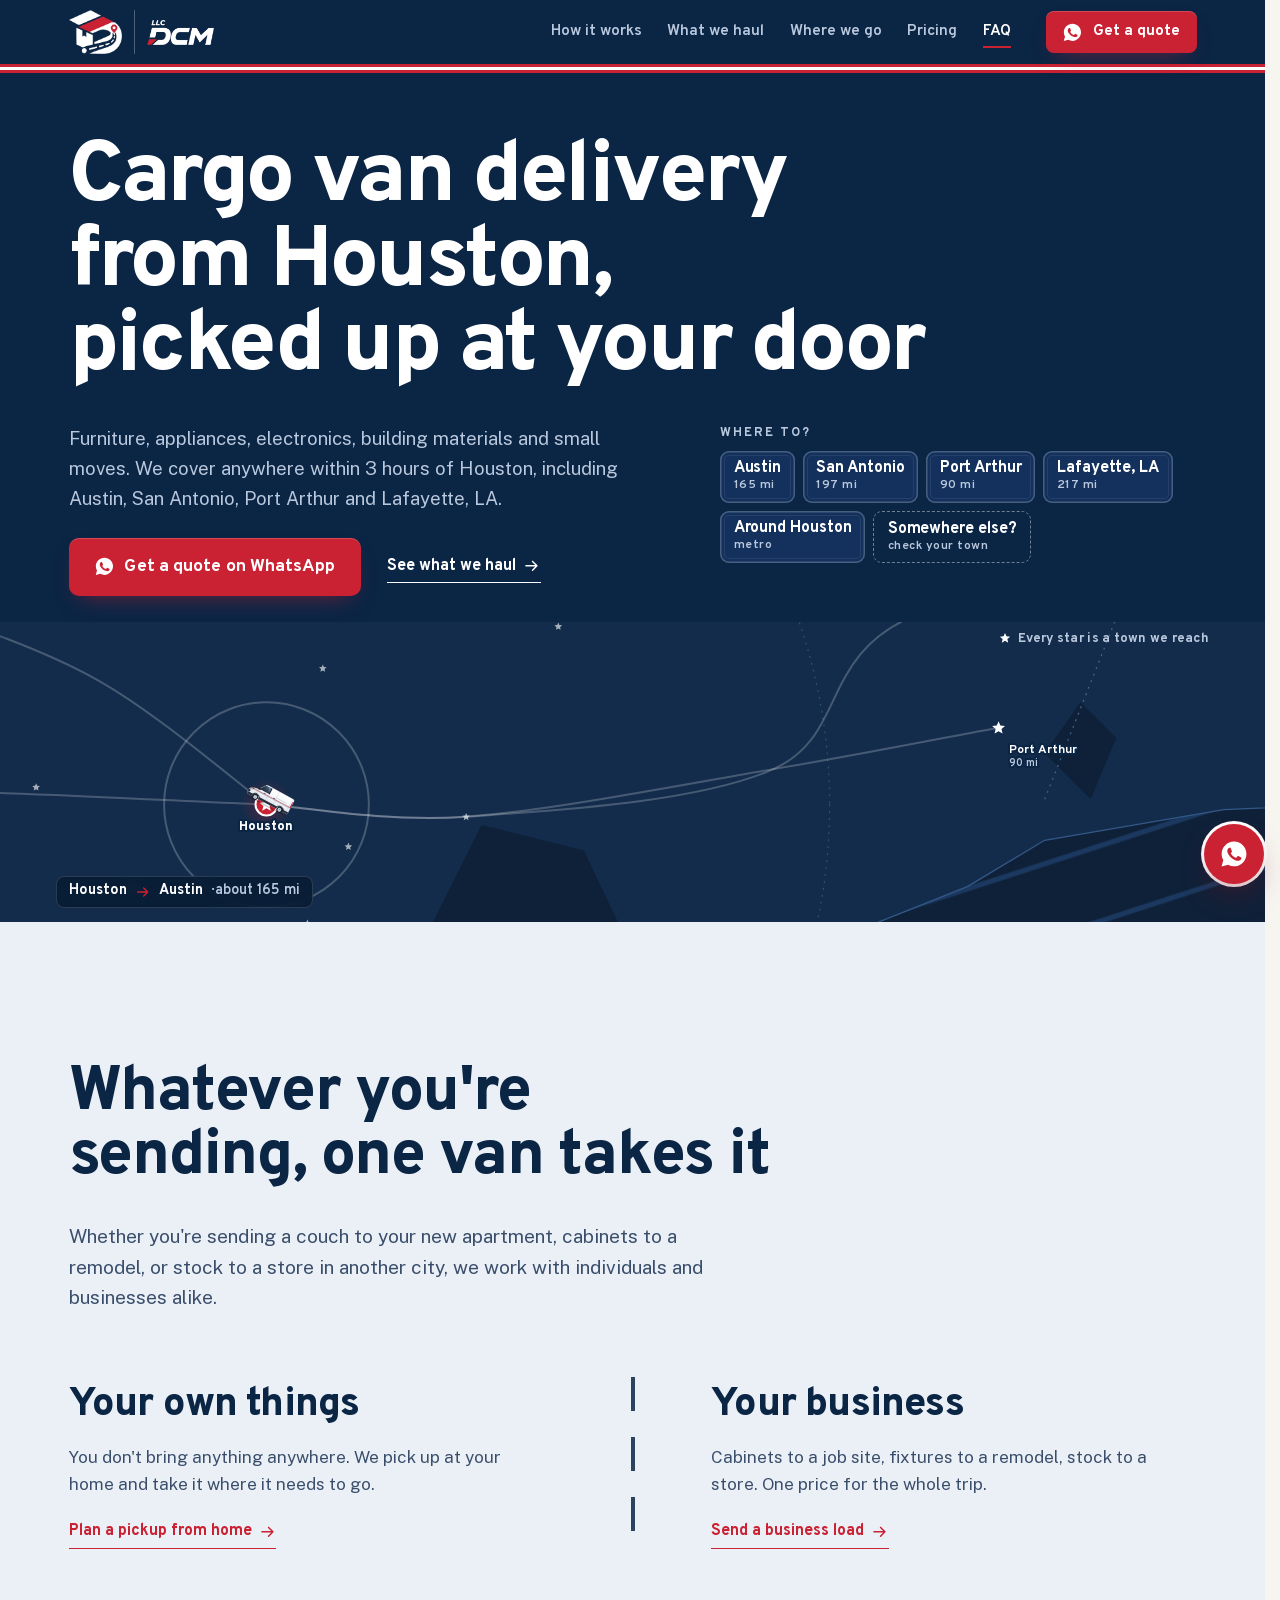
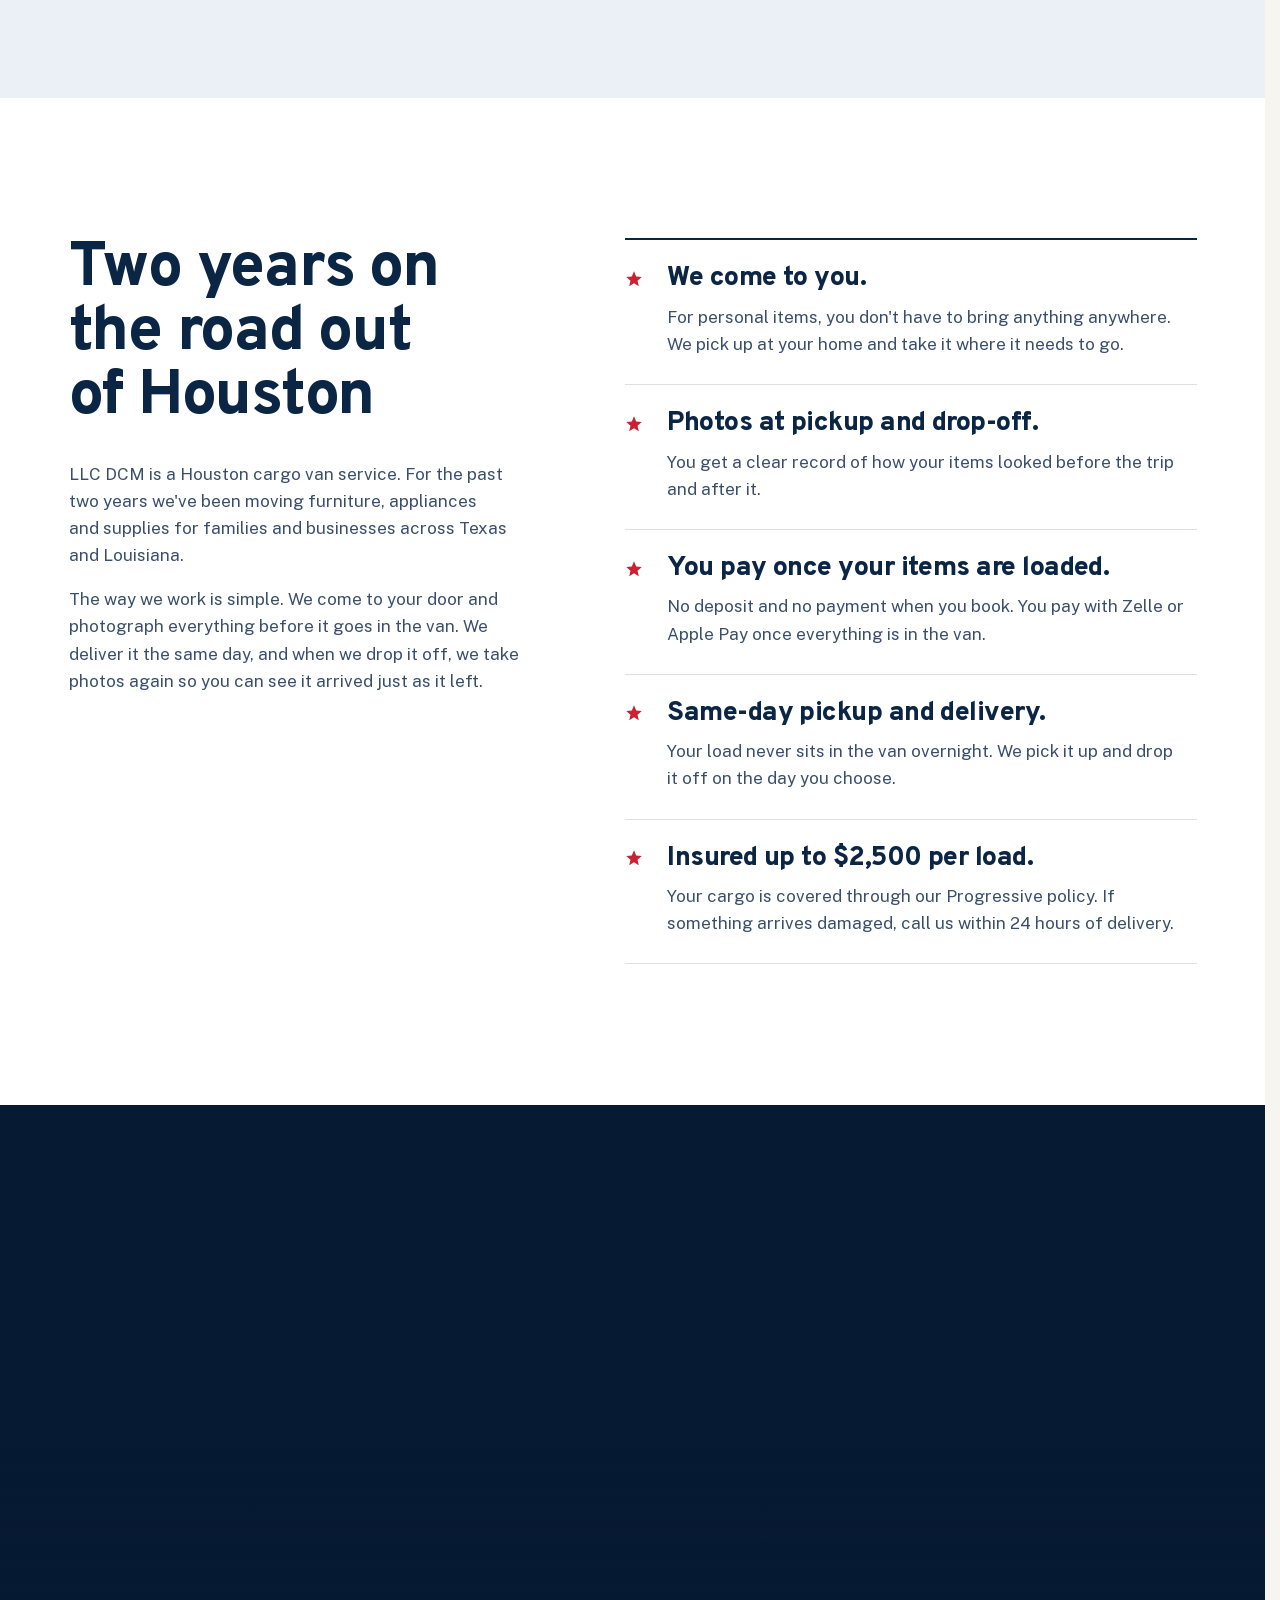
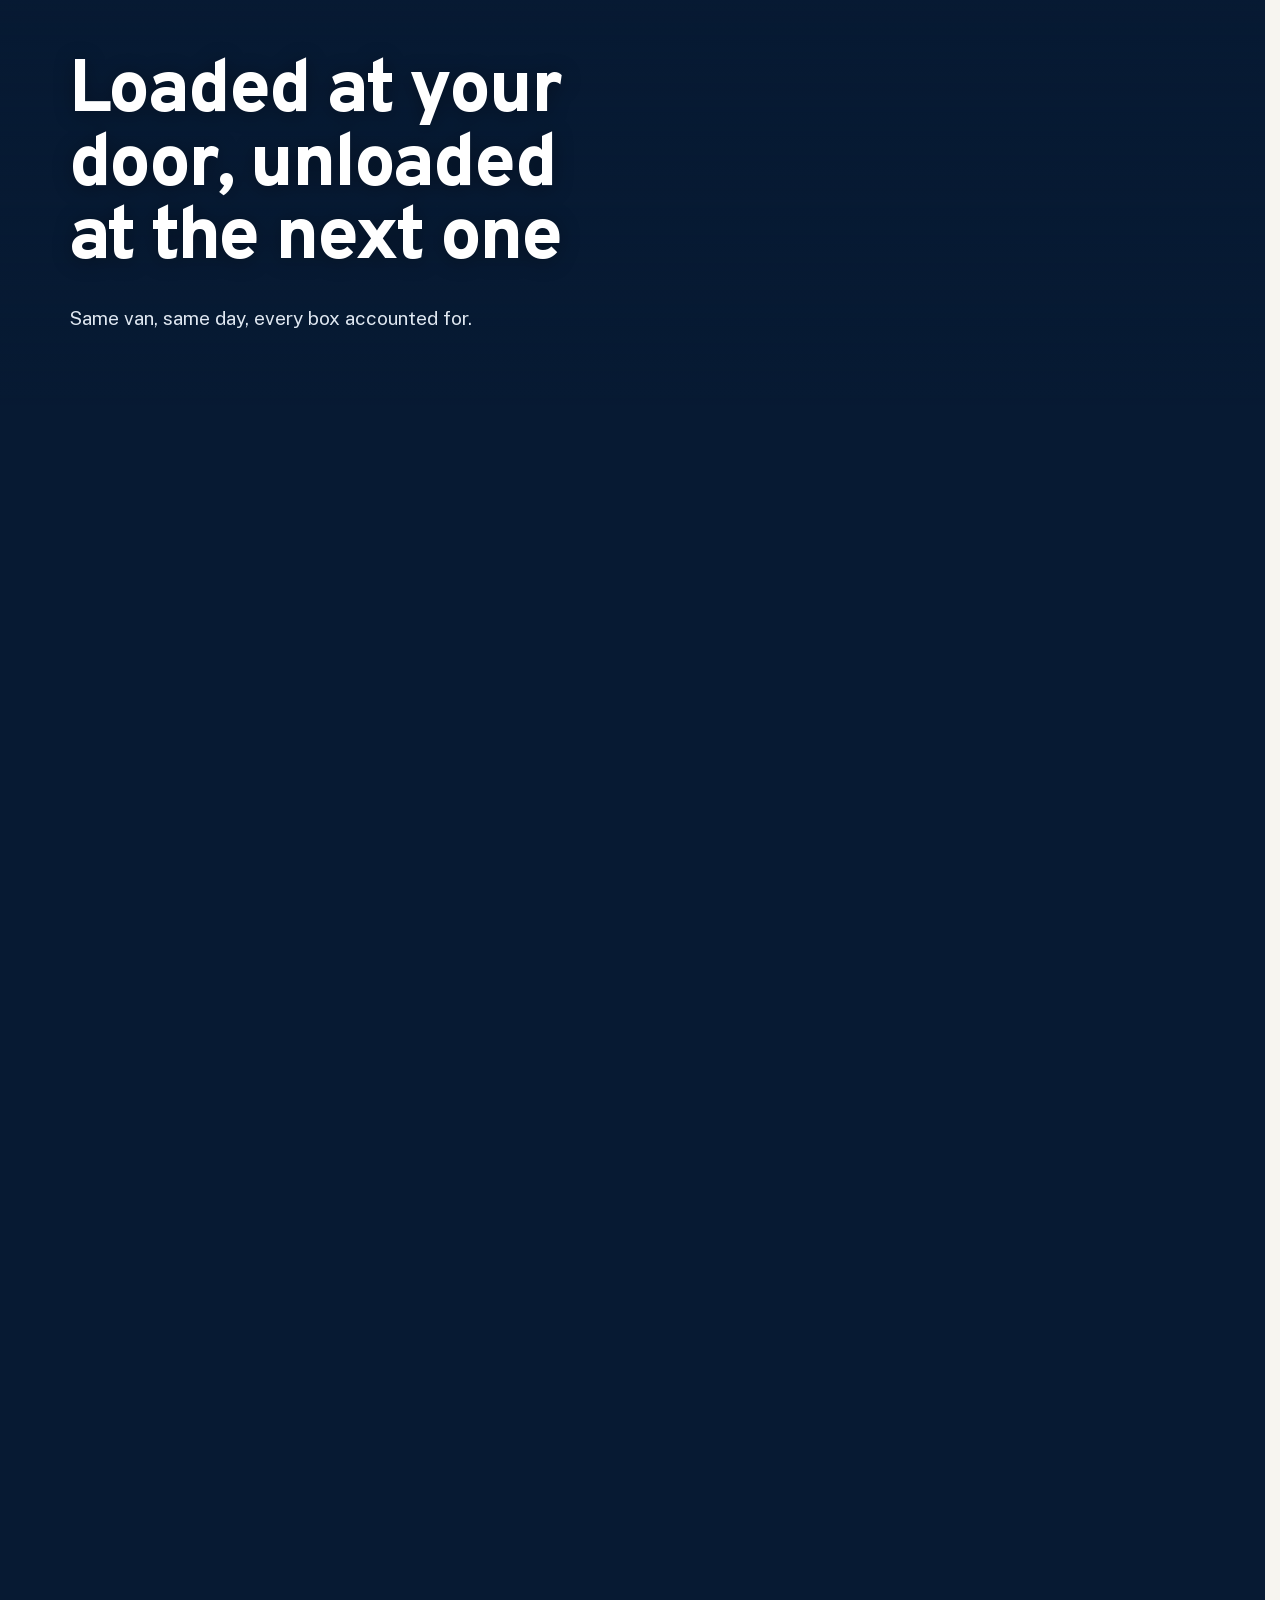
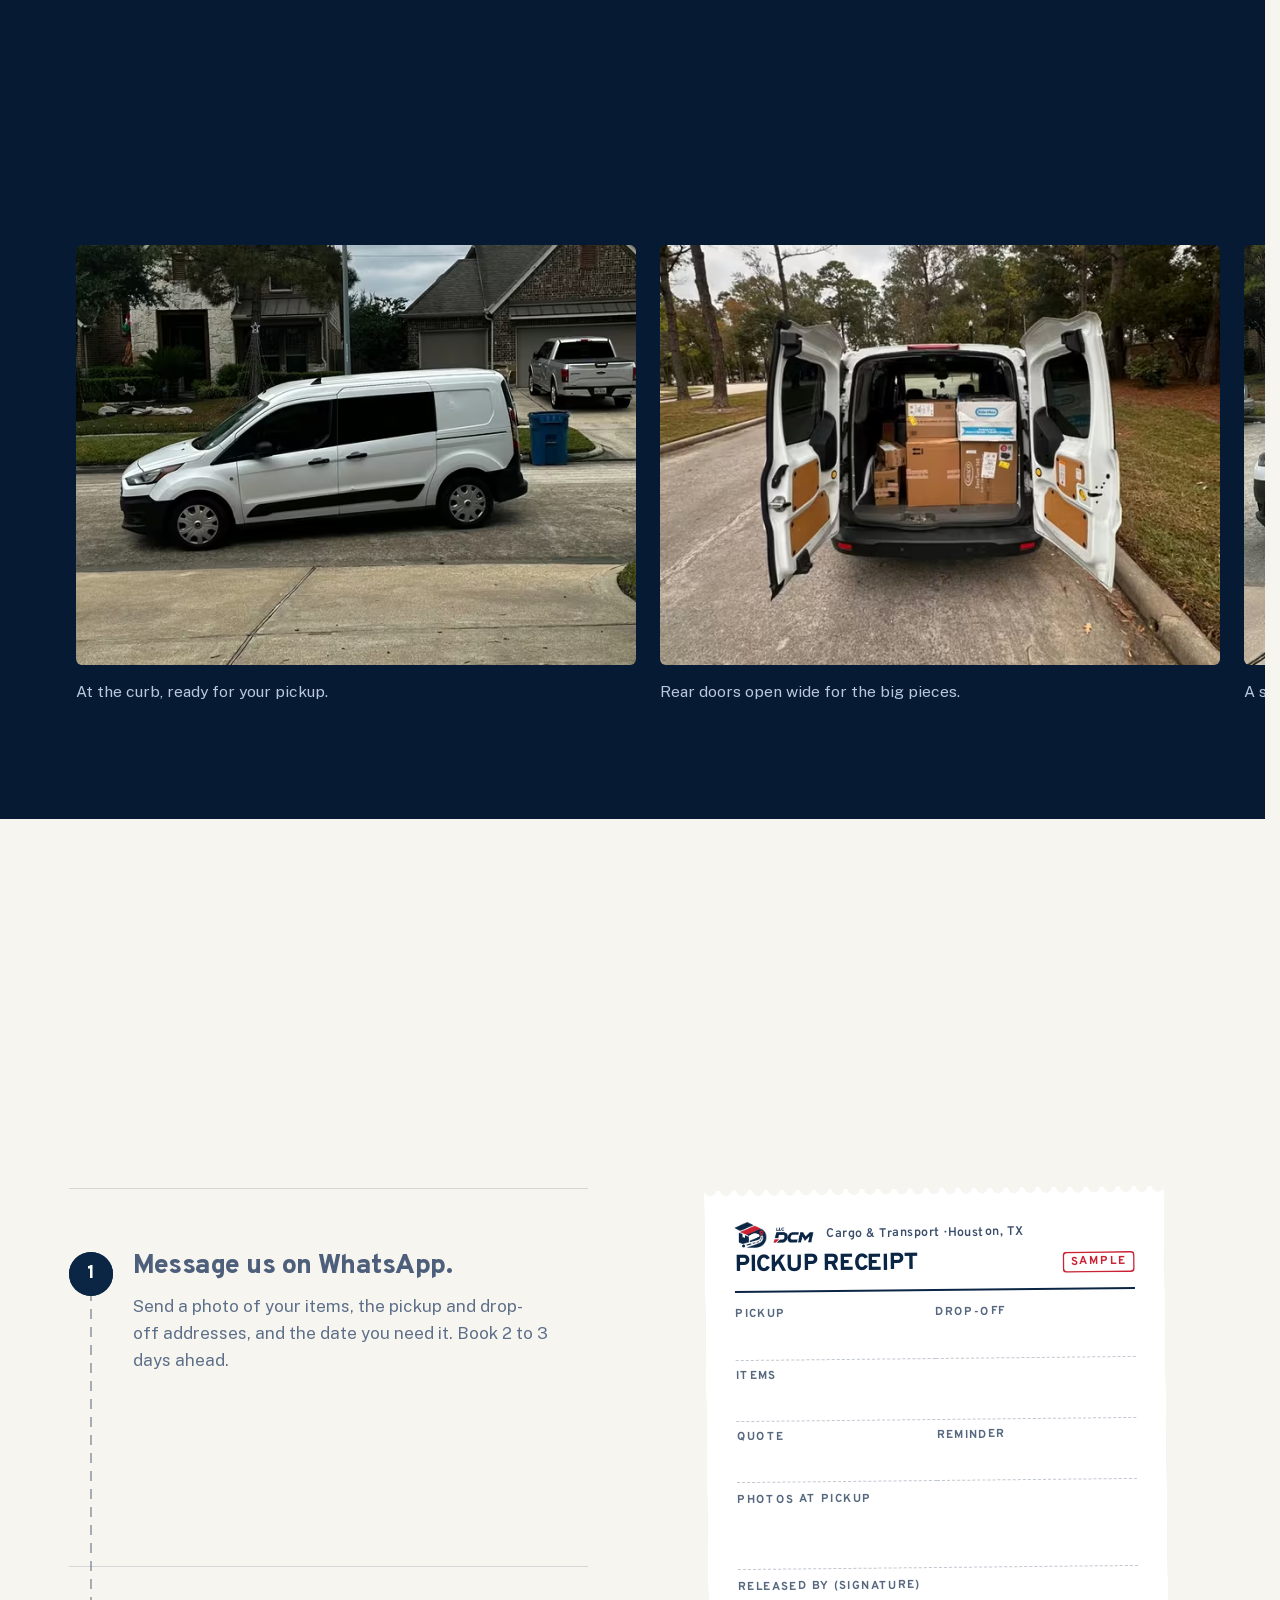
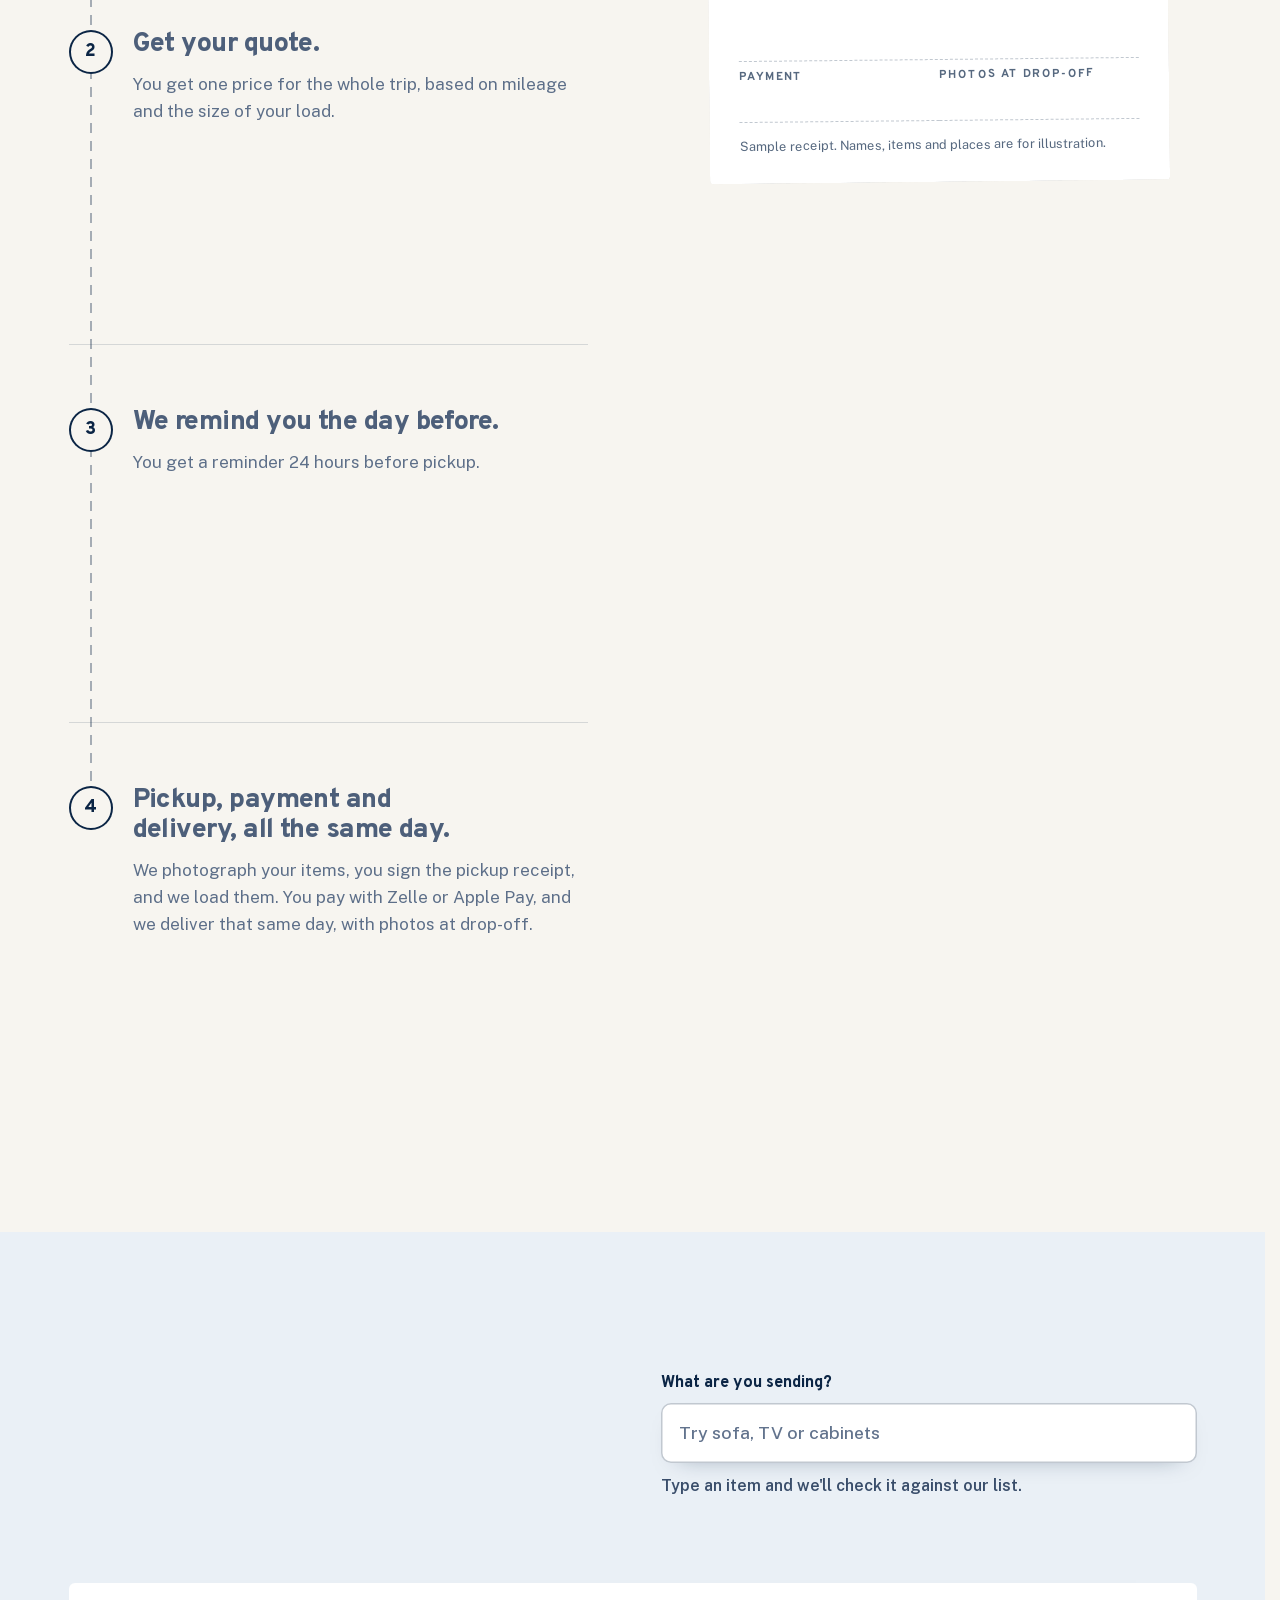
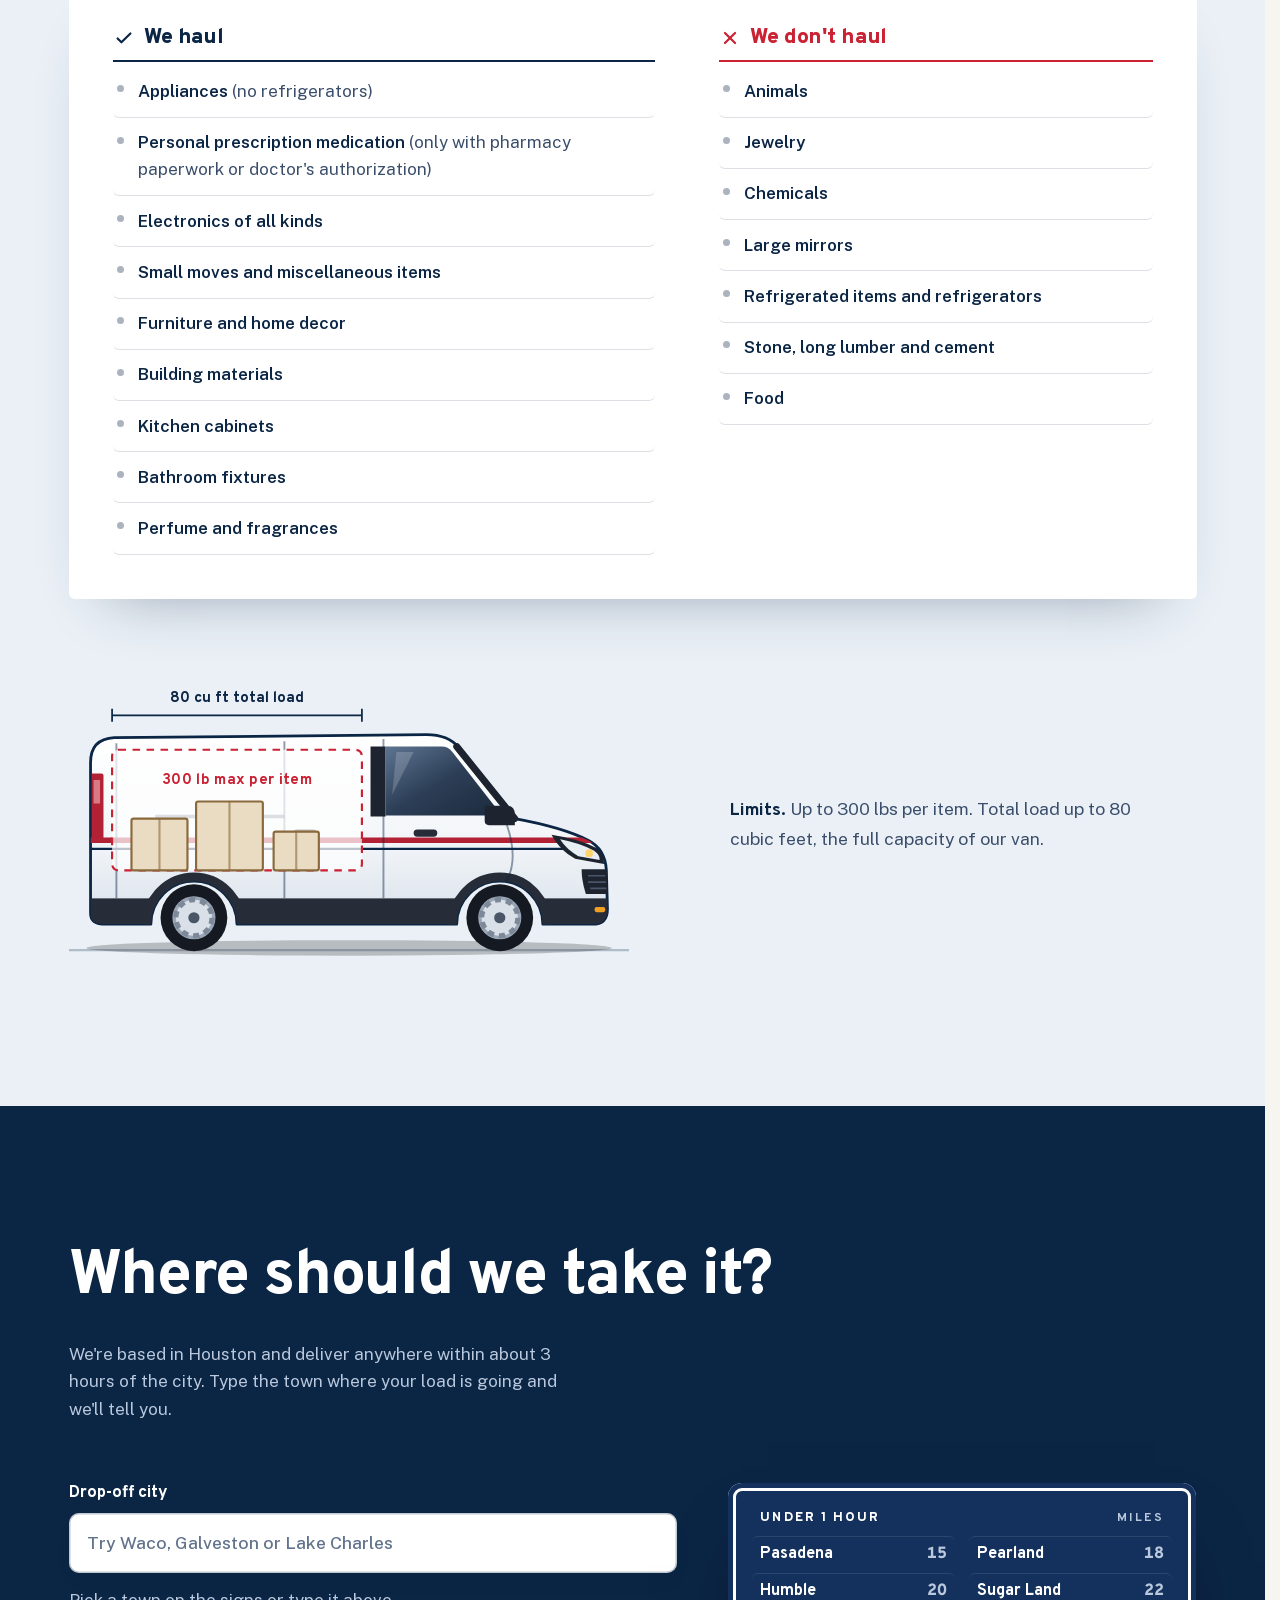
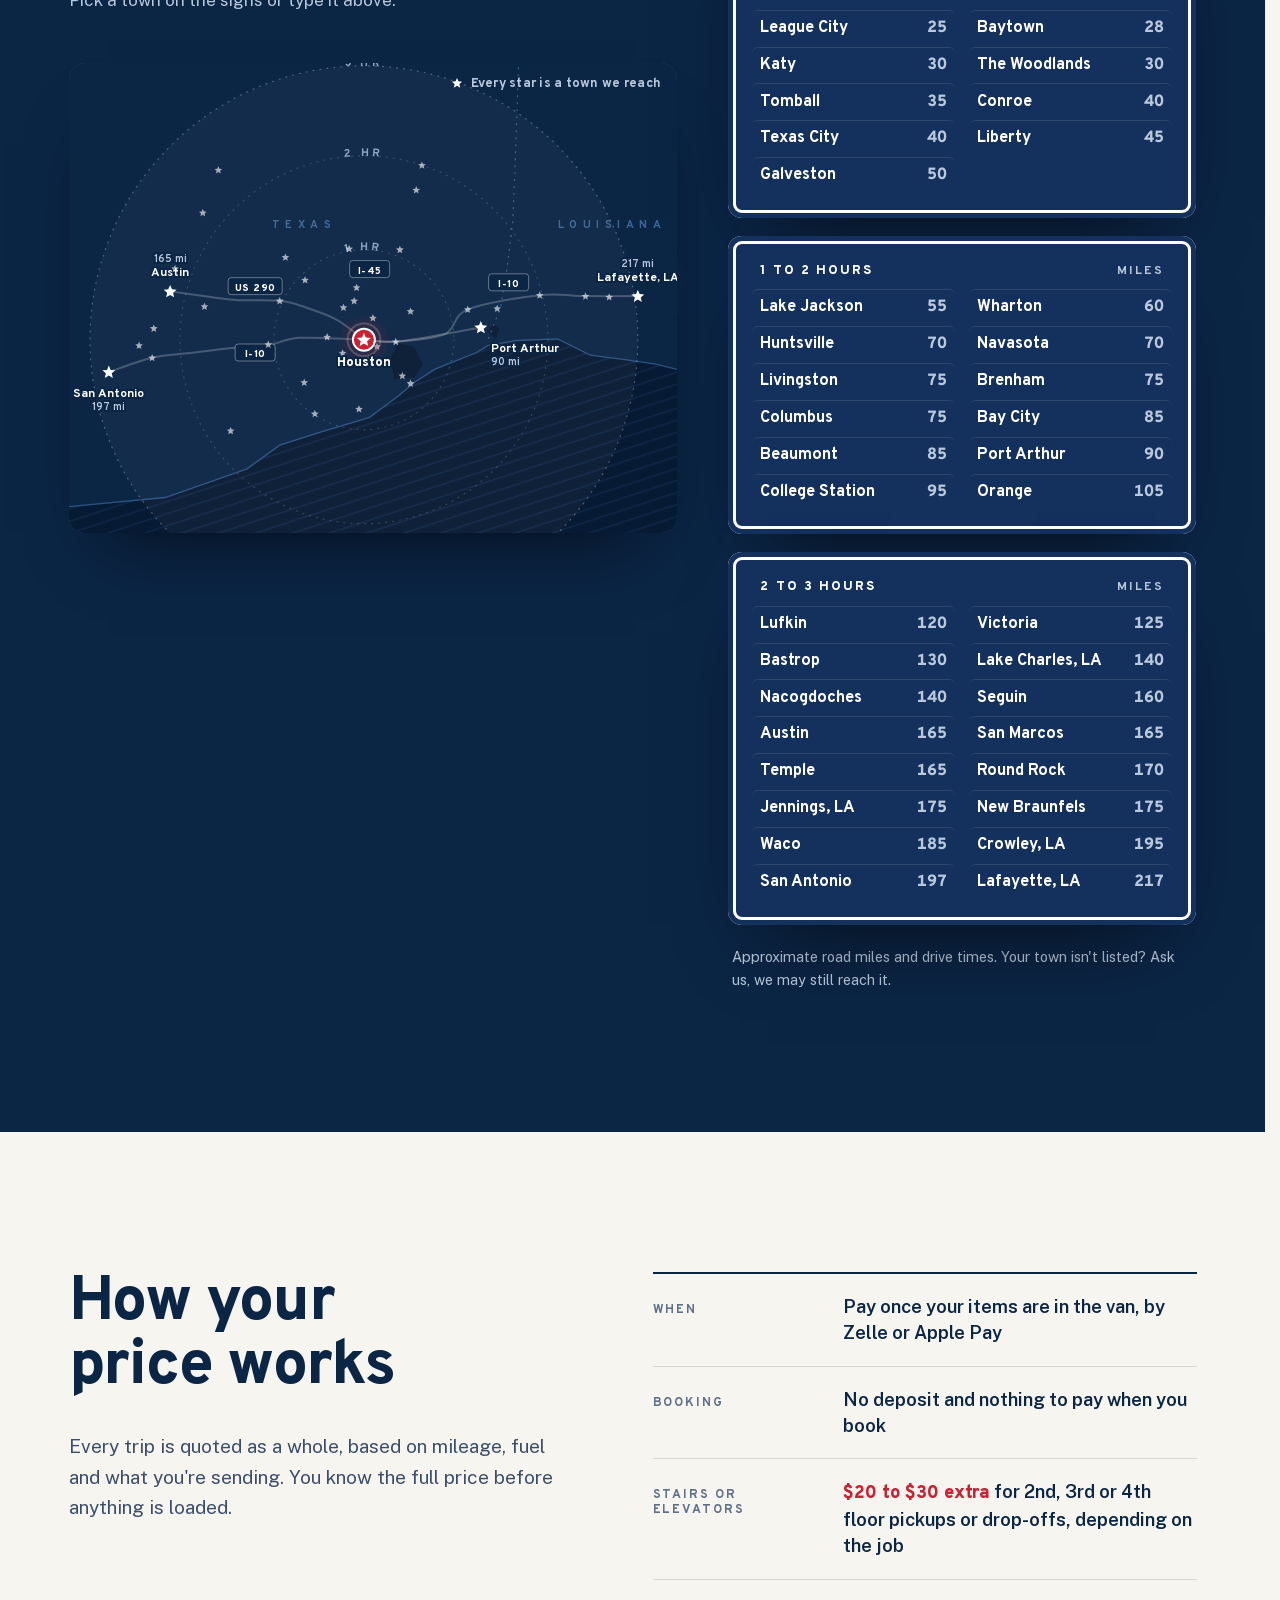
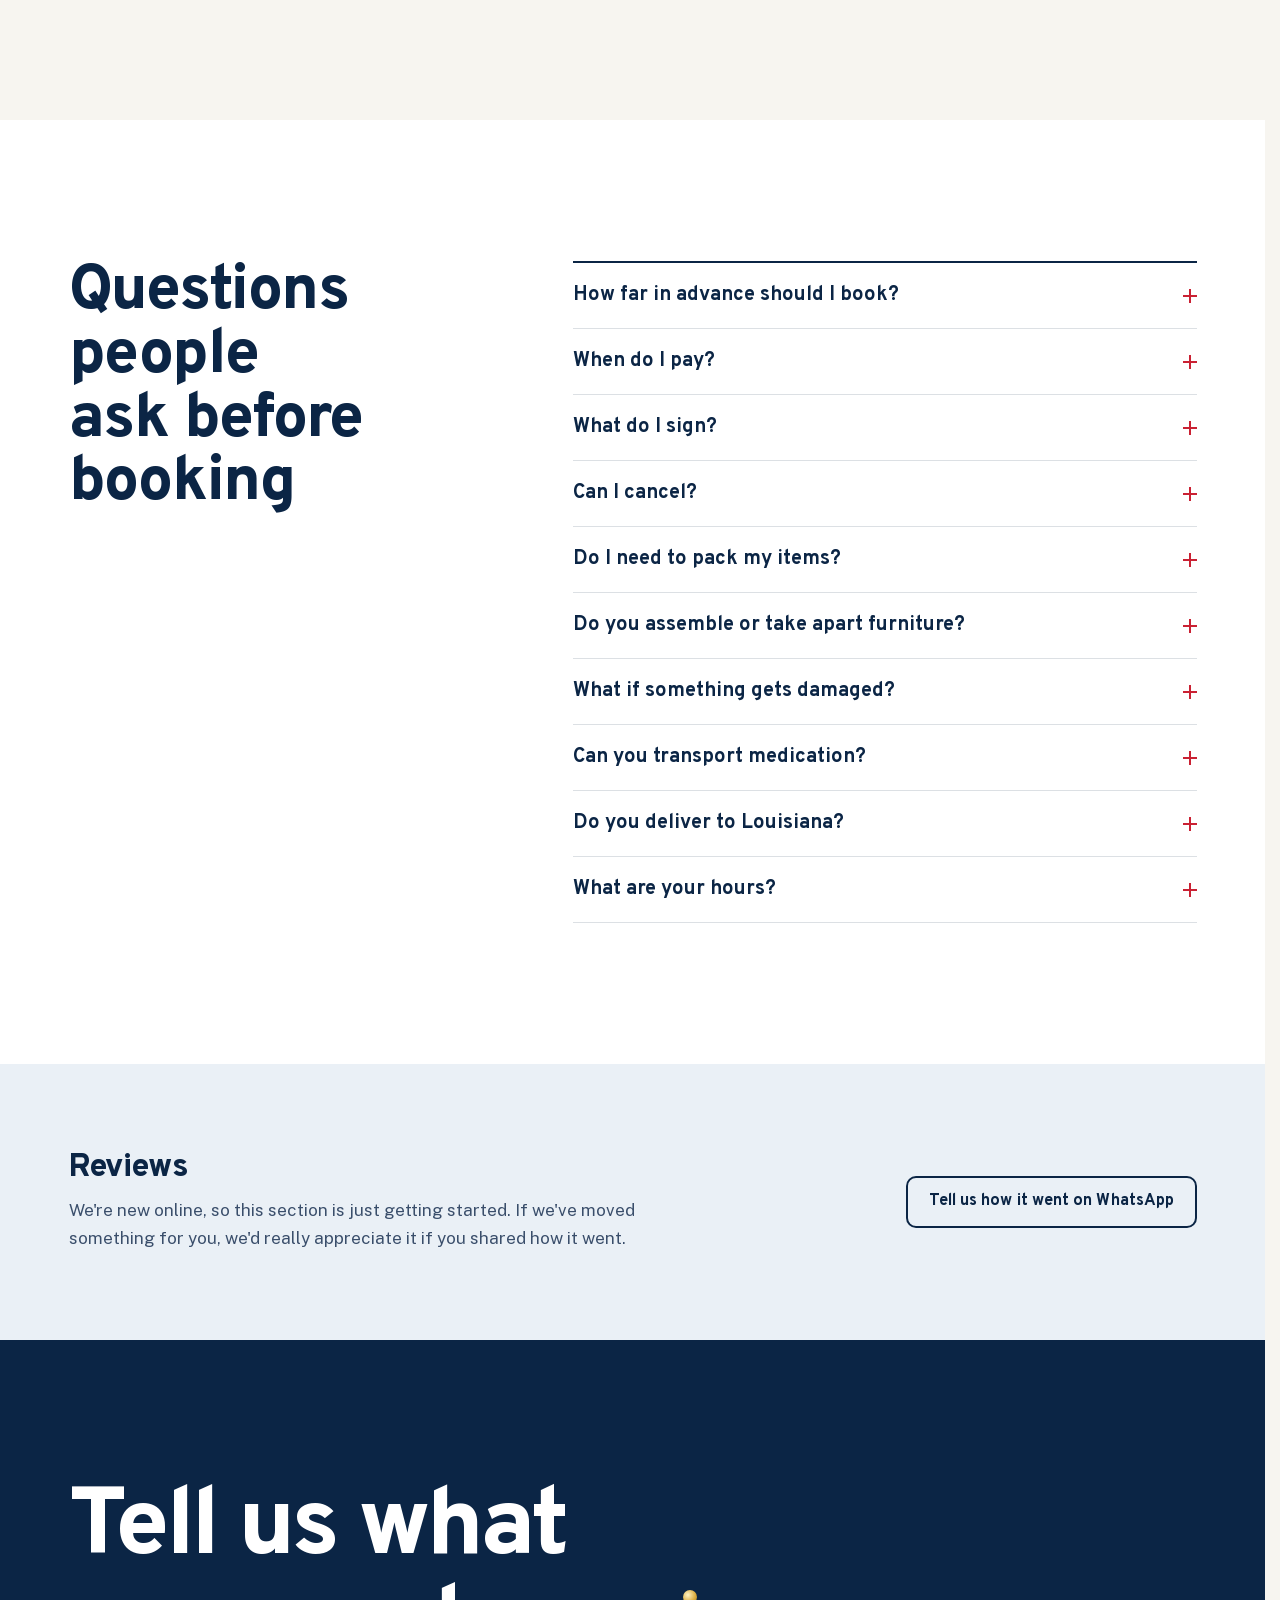
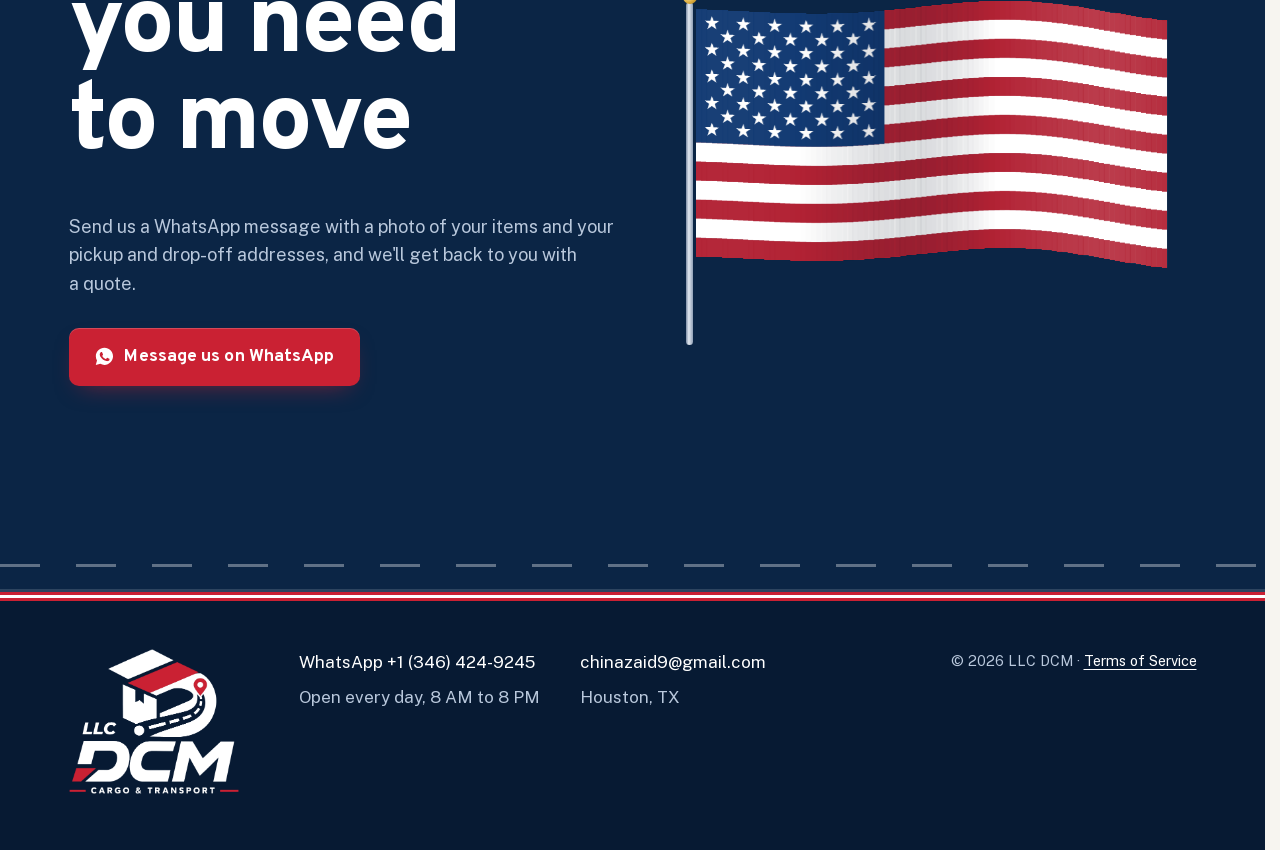
<file: index.html>
<!doctype html>
<html lang="en">
<head>
<meta charset="utf-8">
<meta name="viewport" content="width=device-width, initial-scale=1, viewport-fit=cover">
<title>LLC DCM · Cargo van delivery from Houston, Texas</title>
<meta name="description" content="Cargo van pickup and delivery from Houston to anywhere within about 3 hours: Austin, San Antonio, Port Arthur and Lafayette, LA. Same-day delivery, photos at pickup and drop-off, insured up to $2,500 per load.">
<meta name="theme-color" content="#0B2545">
<meta property="og:title" content="LLC DCM · Houston cargo van delivery">
<meta property="og:description" content="Picked up at your door, delivered the same day. Austin, San Antonio, Port Arthur, Lafayette and more.">
<meta property="og:type" content="website">
<meta property="og:url" content="https://llc-dcm.jgrajalesp0203.workers.dev/">
<meta property="og:image" content="https://llc-dcm.jgrajalesp0203.workers.dev/assets/og-image.jpg">
<meta property="og:image:width" content="1200">
<meta property="og:image:height" content="630">
<meta property="og:image:alt" content="LLC DCM Cargo &amp; Transport logo">
<meta name="twitter:card" content="summary_large_image">
<link rel="icon" href="assets/favicon-48.png" sizes="48x48" type="image/png">
<link rel="icon" href="assets/icon-192.png" sizes="192x192" type="image/png">
<link rel="apple-touch-icon" href="assets/apple-touch-icon.png">
<link rel="preload" href="assets/fonts/overpass-latin.woff2" as="font" type="font/woff2" crossorigin>
<link rel="preload" href="assets/fonts/public-sans-latin.woff2" as="font" type="font/woff2" crossorigin>
<link rel="preload" href="assets/brand/isotipo.png" as="image">
<link rel="stylesheet" href="css/style.css">
<script>document.documentElement.classList.add('js');var cap=/capture/.test(location.search);if(cap)document.documentElement.classList.add('capture');try{if(!cap&&!sessionStorage.getItem('dcm-intro')&&!matchMedia('(prefers-reduced-motion: reduce)').matches){document.documentElement.classList.add('intro')}}catch(e){}</script>
</head>
<body>

<div class="intro-screen" aria-hidden="true">
  <div class="intro-stage">
    <svg class="intro-road" viewBox="0 0 600 40" preserveAspectRatio="none"><path d="M0 20H600"/></svg>
    <div class="intro-mark"><img class="im-iso" src="assets/brand/isotipo.png" alt="" width="657" height="536"><img class="im-llc" src="assets/brand/i-llc.png" alt="" width="210" height="81"><img class="drop im-d" src="assets/brand/i-d.png" alt="" width="353" height="253"><img class="drop im-c" src="assets/brand/i-c.png" alt="" width="285" height="251"><img class="drop im-m" src="assets/brand/i-m.png" alt="" width="381" height="251"><img class="im-tag" src="assets/brand/i-tag.png" alt="" width="1027" height="43"></div>
    <svg class="intro-van" viewBox="0 0 260 116"><use href="#van-tc"/></svg>
  </div>
</div>

<svg width="0" height="0" style="position:absolute" aria-hidden="true">
  <defs>
    <symbol id="star" viewBox="0 0 24 24"><path d="M12 1.8l2.9 6.9 7.4.6-5.6 4.9 1.7 7.3L12 17.6l-6.4 3.9 1.7-7.3L1.7 9.3l7.4-.6z" fill="currentColor"/></symbol>
    <symbol id="van-glyph" viewBox="0 0 120 56">
      <path d="M6 44V12c0-4 3-7 7-7h58c3 0 5 1 7 3l14 16 16 5c4 1 6 4 6 8v7c0 2-2 4-4 4H10c-2 0-4-2-4-4z" fill="#fff"/>
      <path d="M74 10h5l12 14H74z" fill="#9fb6d3"/>
      <path d="M70 8v38" stroke="#0B2545" stroke-width="1.6" opacity=".35"/>
      <rect x="104" y="31" width="7" height="4" rx="1.5" fill="#B22234"/>
      <circle cx="28" cy="46" r="8" fill="#0B2545"/><circle cx="28" cy="46" r="3.4" fill="#cfd9e6"/>
      <circle cx="94" cy="46" r="8" fill="#0B2545"/><circle cx="94" cy="46" r="3.4" fill="#cfd9e6"/>
    </symbol>
    <!-- Ford Transit Connect 2022 (LWB cargo), side profile facing right -->
    <linearGradient id="tc-paint" x1="0" y1="0" x2="0" y2="1"><stop offset="0" stop-color="#ffffff"/><stop offset=".55" stop-color="#f3f6f9"/><stop offset="1" stop-color="#d9e1ea"/></linearGradient>
    <linearGradient id="tc-glass" x1="0" y1="0" x2="1" y2="1"><stop offset="0" stop-color="#5d7491"/><stop offset=".5" stop-color="#2c3e56"/><stop offset="1" stop-color="#1b2a3d"/></linearGradient>
    <clipPath id="tc-clip"><path d="M10 95V25Q10 14 21 13.4L166 12Q176 12 181 18L207 51Q229 55 241 61Q249 65 249.5 75L250 93Q250 100 243 100H220A20 20 0 0 0 180 100H78A20 20 0 0 0 38 100H17Q10 100 10 95Z"/></clipPath>
    <symbol id="van-tc" viewBox="0 0 260 116">
      <ellipse cx="130" cy="111" rx="122" ry="3.6" fill="#000" opacity=".22"/>
      <path d="M10 95V25Q10 14 21 13.4L166 12Q176 12 181 18L207 51Q229 55 241 61Q249 65 249.5 75L250 93Q250 100 243 100H220A20 20 0 0 0 180 100H78A20 20 0 0 0 38 100H17Q10 100 10 95Z" fill="url(#tc-paint)" stroke="#0B2545" stroke-width="1.3" stroke-linejoin="round"/>
      <g clip-path="url(#tc-clip)">
        <rect x="0" y="88" width="260" height="14" fill="#262d38"/>
        <path d="M0 61H260" stroke="#B22234" stroke-width="2.6"/>
        <path d="M0 65H260" stroke="#0B2545" stroke-width="1"/>
        <path d="M14 20Q90 17 168 17" stroke="#fff" stroke-width="1.6" fill="none" opacity=".9"/>
      </g>
      <!-- wheel arch flares -->
      <path d="M36 100A22 22 0 0 1 80 100" fill="none" stroke="#262d38" stroke-width="4"/>
      <path d="M178 100A22 22 0 0 1 222 100" fill="none" stroke="#262d38" stroke-width="4"/>
      <!-- rear tail lamp (D-pillar) -->
      <path d="M10.6 30H15Q16 30 16 31V60Q16 61 15 61H10.6Z" fill="#B22234"/><path d="M11.4 33H14.4V44H11.4Z" fill="#e8a0a8" opacity=".7"/>
      <!-- panel seams -->
      <path d="M22 16V88M100 15V88M146 14V88" stroke="#0B2545" stroke-width=".9" opacity=".45" fill="none"/>
      <path d="M100 50H40" stroke="#0B2545" stroke-width="1.6" opacity=".5"/>
      <path d="M203 53Q209 70 203 80" stroke="#0B2545" stroke-width=".9" opacity=".45" fill="none"/>
      <!-- B-pillar + door glass + A-pillar -->
      <path d="M140 17.5H147V50H140Z" fill="#1d2430"/>
      <path d="M147 17.5H173Q176 17.5 178 20L201 49.5H147Z" fill="url(#tc-glass)"/>
      <path d="M152 20L160 20L150 40Z" fill="#fff" opacity=".18"/>
      <path d="M180 17.5L207 51" stroke="#1d2430" stroke-width="3.2" stroke-linecap="round"/>
      <!-- mirror -->
      <path d="M193 45H203Q207 45 207 49V54H195Q193 54 193 52Z" fill="#1d2430"/>
      <!-- handles -->
      <rect x="104" y="56" width="11" height="3.4" rx="1.7" fill="#262d38"/>
      <rect x="160" y="56" width="11" height="3.4" rx="1.7" fill="#262d38"/>
      <!-- swept headlamp tucked into the hood line -->
      <path d="M224 58.5Q237 60.5 244.5 64.5Q248.6 67 248.4 72L235 69.6Q228 66 224 58.5Z" fill="#1d2430"/>
      <path d="M228 60.6Q237 62.3 243.6 65.8Q246.6 67.8 246.4 70.2L236.5 68.4Q231 65.4 228 60.6Z" fill="#e9eef4"/>
      <circle cx="241.5" cy="67" r="1.8" fill="#ffd36b"/>
      <!-- grille + bumper -->
      <path d="M238 74.5H249.6L250 86H240Q238 80 238 74.5Z" fill="#1d2430"/>
      <path d="M241 77.5H249M241 80.5H249.3M242 83.4H249.5" stroke="#4a5568" stroke-width=".8"/>
      <rect x="244" y="92" width="5" height="2.4" rx="1" fill="#f0a020"/>
      <!-- wheels -->
      <g><circle cx="58" cy="97" r="15.5" fill="#151a22"/><circle cx="58" cy="97" r="10" fill="#9aa6b6"/><circle cx="58" cy="97" r="8.4" fill="#d9e0e8"/><circle cx="58" cy="97" r="8.4" fill="none" stroke="#7d8898" stroke-width="2.4" stroke-dasharray="3 2.28"/><circle cx="58" cy="97" r="2.6" fill="#4a5568"/></g>
      <g><circle cx="200" cy="97" r="15.5" fill="#151a22"/><circle cx="200" cy="97" r="10" fill="#9aa6b6"/><circle cx="200" cy="97" r="8.4" fill="#d9e0e8"/><circle cx="200" cy="97" r="8.4" fill="none" stroke="#7d8898" stroke-width="2.4" stroke-dasharray="3 2.28"/><circle cx="200" cy="97" r="2.6" fill="#4a5568"/></g>
    </symbol>
    <symbol id="van-top"viewBox="0 0 24 44"><rect x="3" y="1" width="18" height="42" rx="5" fill="#fff" stroke="#0B2545" stroke-width="1.6"/><path d="M5.5 30h13l-1.6 6.5H7.1z" fill="#0B2545"/><rect x="0.6" y="30" width="2.8" height="4.4" rx="1.2" fill="#0B2545"/><rect x="20.6" y="30" width="2.8" height="4.4" rx="1.2" fill="#0B2545"/><path d="M7 6h10M7 10h10M7 14h10" stroke="#cfd9e6" stroke-width="1.3"/><rect x="5" y="2" width="3.4" height="1.8" rx=".6" fill="#B22234"/><rect x="15.6" y="2" width="3.4" height="1.8" rx=".6" fill="#B22234"/><rect x="5" y="40.4" width="3.6" height="1.8" rx=".6" fill="#ffd36b"/><rect x="15.4" y="40.4" width="3.6" height="1.8" rx=".6" fill="#ffd36b"/></symbol>
    <symbol id="i-wa" viewBox="0 0 24 24"><path fill="currentColor" d="M12.04 2C6.58 2 2.13 6.45 2.13 11.91c0 1.75.46 3.45 1.32 4.95L2.05 22l5.25-1.38a9.9 9.9 0 0 0 4.74 1.21c5.46 0 9.91-4.45 9.91-9.91S17.5 2 12.04 2zm5.8 14.07c-.25.69-1.44 1.32-2 1.37-.51.05-.99.24-3.34-.7-2.82-1.11-4.6-4-4.74-4.18-.14-.19-1.13-1.5-1.13-2.87 0-1.36.71-2.03.97-2.31.25-.28.55-.35.73-.35l.53.01c.17 0 .4-.06.62.48.24.56.8 1.94.87 2.08.07.14.12.3.02.49-.09.19-.14.3-.28.47-.14.16-.29.36-.42.49-.14.14-.28.29-.12.57.16.28.72 1.19 1.55 1.92 1.07.95 1.96 1.25 2.24 1.39.28.14.44.12.6-.07.17-.19.7-.81.88-1.09.19-.28.37-.23.62-.14.26.09 1.62.77 1.9.91.28.14.46.21.53.32.07.12.07.67-.18 1.36z"/></symbol>
    <symbol id="i-check" viewBox="0 0 24 24"><path d="M5 12.5l4.2 4.2L19 7" fill="none" stroke="currentColor" stroke-width="2.4" stroke-linecap="round" stroke-linejoin="round"/></symbol>
    <symbol id="i-x" viewBox="0 0 24 24"><path d="M6.5 6.5l11 11M17.5 6.5l-11 11" fill="none" stroke="currentColor" stroke-width="2.4" stroke-linecap="round"/></symbol>
    <symbol id="i-arrow" viewBox="0 0 24 24"><path d="M4 12h15M13 6l6 6-6 6" fill="none" stroke="currentColor" stroke-width="2" stroke-linecap="round" stroke-linejoin="round"/></symbol>
  </defs>
</svg>

<a class="skip" href="#main">Skip to content</a>

<header class="site-head">
  <div class="head-row">
    <a class="wordmark" href="#top" aria-label="LLC DCM Cargo & Transport, home"><img class="wm-iso" src="assets/brand/isotipo.png" alt="" width="657" height="536"><img class="wm-word" src="assets/brand/word.png" alt="" width="984" height="367">
    </a>
    <nav class="nav" aria-label="Main">
      <a href="#how">How it works</a>
      <a href="#haul">What we haul</a>
      <a href="#area">Where we go</a>
      <a href="#pricing">Pricing</a>
      <a href="#faq">FAQ</a>
    </nav>
    <a class="btn btn-red btn-sm head-cta" data-wa="general" href="https://wa.me/13464249245">
      <svg aria-hidden="true"><use href="#i-wa"/></svg><span>Get a quote</span>
    </a>
    <button class="menu-btn" aria-expanded="false" aria-controls="menu" aria-label="Open menu"><span></span><span></span></button>
  </div>
  <div class="stripe" aria-hidden="true"></div>
  <div class="menu" id="menu" hidden>
    <nav aria-label="Mobile">
      <a href="#how">How it works</a>
      <a href="#haul">What we haul</a>
      <a href="#area">Where we go</a>
      <a href="#pricing">Pricing</a>
      <a href="#faq">FAQ</a>
    </nav>
    <div class="menu-foot">
      <a class="btn btn-red" data-wa="general" href="https://wa.me/13464249245"><svg aria-hidden="true"><use href="#i-wa"/></svg><span>Get a quote on WhatsApp</span></a>
      <p>Open every day, 8 AM to 8 PM</p>
    </div>
  </div>
</header>

<main id="main">

<!-- HERO / ROUTE MAP -->
<section class="hero" id="top">
  <div class="hero-copy wrap">
    <h1 class="hero-title">Cargo van delivery from Houston, picked&nbsp;up at your&nbsp;door</h1>
    <p class="hero-sub">Furniture, appliances, electronics, building materials and small moves. We cover anywhere within 3 hours of Houston, including Austin, San Antonio, Port Arthur and Lafayette,&nbsp;LA.</p>

    <fieldset class="dest" aria-describedby="route-readout">
      <legend>Where to?</legend>
      <div class="dest-plates">
        <button type="button" class="plate" data-dest="austin" aria-pressed="false"><b>Austin</b><small>165 mi</small></button>
        <button type="button" class="plate" data-dest="sanantonio" aria-pressed="false"><b>San Antonio</b><small>197 mi</small></button>
        <button type="button" class="plate" data-dest="portarthur" aria-pressed="false"><b>Port Arthur</b><small>90 mi</small></button>
        <button type="button" class="plate" data-dest="lafayette" aria-pressed="false"><b>Lafayette, LA</b><small>217 mi</small></button>
        <button type="button" class="plate" data-dest="houston" aria-pressed="false"><b>Around Houston</b><small>metro</small></button>
        <a class="plate plate-else" href="#area"><b>Somewhere else?</b><small>check your town</small></a>
      </div>
    </fieldset>

    <div class="hero-actions">
      <a class="btn btn-red btn-lg" id="hero-cta" data-wa="hero" href="https://wa.me/13464249245">
        <svg aria-hidden="true"><use href="#i-wa"/></svg><span>Get a quote on WhatsApp</span>
      </a>
      <a class="link-line" href="#haul">See what we haul <svg aria-hidden="true"><use href="#i-arrow"/></svg></a>
    </div>
  </div>

  <div class="map-stage">
    <svg class="map" id="map" viewBox="0 0 760 270" preserveAspectRatio="xMidYMid slice" role="img" aria-label="Map of our routes from Houston to Austin, San Antonio, Port Arthur and Lafayette, Louisiana. Every star is a town we reach within about 3 hours."></svg>
    <p class="map-note">Every star is a town we reach</p>
    <p class="route-readout" id="route-readout" aria-live="polite"><span class="rr-from">Houston</span><svg aria-hidden="true"><use href="#i-arrow"/></svg><span class="rr-to">Pick a city</span><span class="rr-mi"></span></p>
  </div>
</section>

<!-- WHO -->
<section class="lanes" aria-labelledby="lanes-h">
  <div class="wrap">
    <h2 id="lanes-h" class="h2 reveal">Whatever you're sending, one van takes it</h2>
    <p class="lead reveal">Whether you're sending a couch to your new apartment, cabinets to a remodel, or stock to a store in another city, we work with individuals and businesses alike.</p>
    <div class="lane-road">
      <article class="lane reveal">
        <h3>Your own things</h3>
        <p>You don't bring anything anywhere. We pick up at your home and take it where it needs to go.</p>
        <a class="link-line link-red" data-wa="personal" href="https://wa.me/13464249245">Plan a pickup from home <svg aria-hidden="true"><use href="#i-arrow"/></svg></a>
      </article>
      <div class="lane-line" aria-hidden="true"></div>
      <article class="lane reveal">
        <h3>Your business</h3>
        <p>Cabinets to a job site, fixtures to a remodel, stock to a store. One price for the whole trip.</p>
        <a class="link-line link-red" data-wa="business" href="https://wa.me/13464249245">Send a business load <svg aria-hidden="true"><use href="#i-arrow"/></svg></a>
      </article>
    </div>
  </div>
</section>

<!-- ABOUT + WHY -->
<section class="why" aria-labelledby="why-h">
  <div class="wrap why-grid">
    <div class="why-intro">
      <h2 id="why-h" class="h2 reveal">Two years on the road out of Houston</h2>
      <p class="reveal">LLC DCM is a Houston cargo van service. For the past two years we've been moving furniture, appliances and supplies for families and businesses across Texas and Louisiana.</p>
      <p class="reveal">The way we work is simple. We come to your door and photograph everything before it goes in the van. We deliver it the same day, and when we drop it off, we take photos again so you can see it arrived just as it left.</p>
    </div>
    <ol class="ledger" aria-label="Why customers choose us">
      <li class="reveal"><svg class="ledger-star" aria-hidden="true"><use href="#star"/></svg><h3>We come to you.</h3><p>For personal items, you don't have to bring anything anywhere. We pick up at your home and take it where it needs to go.</p></li>
      <li class="reveal"><svg class="ledger-star" aria-hidden="true"><use href="#star"/></svg><h3>Photos at pickup and drop-off.</h3><p>You get a clear record of how your items looked before the trip and after it.</p></li>
      <li class="reveal"><svg class="ledger-star" aria-hidden="true"><use href="#star"/></svg><h3>You pay once your items are loaded.</h3><p>No deposit and no payment when you book. You pay with Zelle or Apple Pay once everything is in the van.</p></li>
      <li class="reveal"><svg class="ledger-star" aria-hidden="true"><use href="#star"/></svg><h3>Same-day pickup and delivery.</h3><p>Your load never sits in the van overnight. We pick it up and drop it off on the day you choose.</p></li>
      <li class="reveal"><svg class="ledger-star" aria-hidden="true"><use href="#star"/></svg><h3>Insured up to $2,500 per load.</h3><p>Your cargo is covered through our Progressive policy. If something arrives damaged, call us within 24 hours of delivery.</p></li>
    </ol>
  </div>
</section>

<!-- THE VAN: rear doors swing open on scroll -->
<section class="cargo" aria-labelledby="cargo-h">
  <div class="cargo-scroll">
    <div class="cargo-stage">
      <picture class="cargo-photo">
        <source media="(min-width:700px)" type="image/avif" srcset="assets/photos/rear-wide-1440.avif 1440w, assets/photos/rear-wide-2400.avif 2400w" sizes="100vw">
        <source media="(min-width:700px)" type="image/webp" srcset="assets/photos/rear-wide-1440.webp 1440w, assets/photos/rear-wide-2400.webp 2400w" sizes="100vw">
        <source type="image/avif" srcset="assets/photos/rear-tall-800.avif 800w, assets/photos/rear-tall-1200.avif 1200w" sizes="100vw">
        <img src="assets/photos/rear-tall-800.webp" srcset="assets/photos/rear-tall-800.webp 800w, assets/photos/rear-tall-1200.webp 1200w" sizes="100vw" alt="Our cargo van with the rear doors open, loaded with boxes for delivery" width="800" height="1067" loading="lazy" decoding="async">
      </picture>
      <div class="door door-l" aria-hidden="true"><span class="door-win"></span><img class="door-logo" src="assets/brand/isologo.png" alt="" width="1027" height="881" loading="lazy"><span class="door-reflector"></span></div>
      <div class="door door-r" aria-hidden="true"><span class="door-win"></span><img class="door-logo" src="assets/brand/isologo.png" alt="" width="1027" height="881" loading="lazy"><span class="door-handle"></span><span class="door-reflector"></span></div>
      <p class="door-hint" aria-hidden="true">Scroll to open the doors</p>
      <div class="cargo-copy wrap">
        <h2 id="cargo-h" class="cargo-title">Loaded at your door, unloaded at the next one</h2>
        <p>Same van, same day, every box accounted for.</p>
      </div>
    </div>
  </div>
  <div class="cargo-reel" tabindex="0" aria-label="Photos of our van">
    <figure><picture><source type="image/avif" srcset="assets/photos/side-640.avif 640w, assets/photos/side-1240.avif 1240w" sizes="(min-width:700px) 560px, 82vw"><img src="assets/photos/side-640.webp" srcset="assets/photos/side-640.webp 640w, assets/photos/side-1240.webp 1240w" sizes="(min-width:700px) 560px, 82vw" alt="Our white cargo van parked at the curb" width="640" height="480" loading="lazy" decoding="async" draggable="false"></picture><figcaption>At the curb, ready for your pickup.</figcaption></figure>
    <figure><picture><source type="image/avif" srcset="assets/photos/rearfar-640.avif 640w, assets/photos/rearfar-768.avif 768w" sizes="(min-width:700px) 560px, 82vw"><img src="assets/photos/rearfar-640.webp" srcset="assets/photos/rearfar-640.webp 640w, assets/photos/rearfar-768.webp 768w" sizes="(min-width:700px) 560px, 82vw" alt="The van from behind with both rear doors open and boxes inside" width="640" height="480" loading="lazy" decoding="async" draggable="false"></picture><figcaption>Rear doors open wide for the big pieces.</figcaption></figure>
    <figure><picture><source type="image/avif" srcset="assets/photos/slide-640.avif 640w, assets/photos/slide-1240.avif 1240w" sizes="(min-width:700px) 560px, 82vw"><img src="assets/photos/slide-640.webp" srcset="assets/photos/slide-640.webp 640w, assets/photos/slide-1240.webp 1240w" sizes="(min-width:700px) 560px, 82vw" alt="The van with its sliding side door open and boxes loaded" width="640" height="480" loading="lazy" decoding="async" draggable="false"></picture><figcaption>A side door for quick loading.</figcaption></figure>
  </div>
</section>

<!-- HOW IT WORKS + RECEIPT -->
<section class="how" id="how" aria-labelledby="how-h">
  <div class="wrap">
    <div class="how-head">
      <h2 id="how-h" class="h2 reveal">Every load goes on paper</h2>
      <p class="lead reveal">Before anything moves, you sign a pickup receipt listing what we're taking. Photos at pickup and at drop-off complete the record, from your door to theirs.</p>
    </div>
    <div class="how-grid">
      <div class="steps-wrap">
        <div class="steps-road" aria-hidden="true"><span class="road-fill"></span><svg class="road-van" viewBox="0 0 24 44"><use href="#van-top"/></svg></div>
        <ol class="steps">
        <li class="step" data-step="1">
          <h3>Message us on WhatsApp.</h3>
          <p>Send a photo of your items, the pickup and drop-off addresses, and the date you need it. Book 2 to 3 days ahead.</p>
        </li>
        <li class="step" data-step="2">
          <h3>Get your quote.</h3>
          <p>You get one price for the whole trip, based on mileage and the size of your load.</p>
        </li>
        <li class="step" data-step="3">
          <h3>We remind you the day before.</h3>
          <p>You get a reminder 24 hours before pickup.</p>
        </li>
        <li class="step" data-step="4">
          <h3>Pickup, payment and delivery, all the same day.</h3>
          <p>We photograph your items, you sign the pickup receipt, and we load them. You pay with Zelle or Apple Pay, and we deliver that same day, with photos at drop-off.</p>
        </li>
      </ol>
      </div>

      <div class="receipt-slot">
        <div class="receipt-pin">
        <p class="rc-now" aria-hidden="true"><b>1/4</b><span>Message us on WhatsApp.</span></p>
        <figure class="receipt" id="receipt" data-state="0" aria-label="Sample pickup receipt showing how each load is documented">
          <div class="rc-head">
            <div class="rc-brand"><img class="rc-iso" src="assets/brand/isotipo-ink.png" alt="" width="657" height="536"><img class="rc-word" src="assets/brand/word-ink.png" alt="LLC DCM" width="984" height="367"><span>Cargo &amp; Transport · Houston, TX</span></div>
            <div class="rc-title">Pickup receipt</div>
            <div class="rc-sample">Sample</div>
          </div>
          <dl class="rc-fields">
            <div class="rc-f" data-on="1"><dt>Pickup</dt><dd><span class="ink">Houston, TX</span></dd></div>
            <div class="rc-f" data-on="1"><dt>Drop-off</dt><dd><span class="ink">Austin, TX</span></dd></div>
            <div class="rc-f rc-wide" data-on="1"><dt>Items</dt><dd><span class="ink">1 sofa, 4 boxes, 1 TV</span></dd></div>
            <div class="rc-f" data-on="2"><dt>Quote</dt><dd><span class="ink">Full trip, agreed</span></dd></div>
            <div class="rc-f" data-on="3"><dt>Reminder</dt><dd><span class="ink">Sent 24 h before</span><svg class="tick" aria-hidden="true"><use href="#i-check"/></svg></dd></div>
          </dl>
          <div class="rc-photos" data-on="4">
            <div class="rc-label">Photos at pickup</div>
            <div class="thumbs">
              <svg class="thumb" viewBox="0 0 60 44" aria-hidden="true"><path class="box" d="M14 18l16-6 16 6v18l-16 5-16-5z"/><path d="M14 18l16 5 16-5M30 23v18"/><path class="flap" d="M14 18l-5 6 16 5 5-6M46 18l5 6-16 5-5-6"/></svg>
              <svg class="thumb" viewBox="0 0 60 44" aria-hidden="true"><rect class="box" x="10" y="22" width="20" height="16"/><rect class="box" x="30" y="22" width="20" height="16"/><rect class="box" x="19" y="7" width="22" height="15"/><path class="tape" d="M20 22v6M40 22v6M30 7v6"/></svg>
              <svg class="thumb" viewBox="0 0 60 44" aria-hidden="true"><rect class="box" x="13" y="10" width="34" height="27"/><path class="tape" d="M13 18h34"/><path d="M18 24h12M18 29h8"/><path class="tape" d="M37 26l3 3 5-6"/></svg>
            </div>
          </div>
          <div class="rc-sign" data-on="5">
            <div class="rc-label">Released by (signature)</div>
            <svg class="sig" viewBox="0 0 260 60" aria-hidden="true"><path d="M8 40c10-18 18-30 22-26 5 5-12 30-6 31 7 1 14-24 22-22 6 2-4 20 2 21 6 1 10-14 16-13 5 1 1 11 6 12 8 1 14-18 24-16 7 2-3 15 4 15 9 0 18-13 26-11 6 2 2 9 8 9 10 0 24-9 40-12 20-4 40-4 66-2"/></svg>
          </div>
          <dl class="rc-fields rc-after">
            <div class="rc-f" data-on="6"><dt>Payment</dt><dd><span class="ink">Zelle <span class="price" aria-hidden="true">$ 284.00</span></span><svg class="tick" aria-hidden="true"><use href="#i-check"/></svg></dd></div>
            <div class="rc-f" data-on="7"><dt>Photos at drop-off</dt><dd><span class="ink">Taken</span><svg class="tick" aria-hidden="true"><use href="#i-check"/></svg></dd></div>
          </dl>
          <div class="stamp" aria-hidden="true"><svg viewBox="0 0 24 24"><use href="#star"/></svg><span>Delivered<br><b>same day</b></span><svg viewBox="0 0 24 24"><use href="#star"/></svg></div>
          <figcaption class="rc-cap">Sample receipt. Names, items and places are for illustration.</figcaption>
        </figure>
        </div>
      </div>
    </div>
  </div>
</section>

<!-- WHAT WE HAUL -->
<section class="haul" id="haul" aria-labelledby="haul-h">
  <div class="wrap">
    <div class="haul-head">
      <h2 id="haul-h" class="h2 reveal">What we haul</h2>
      <div class="checker">
        <label for="item-q">What are you sending?</label>
        <div class="checker-field">
          <input id="item-q" type="text" autocomplete="off" spellcheck="false" placeholder="Try sofa, TV or cabinets" aria-describedby="verdict">
          <button type="button" class="checker-clear" aria-label="Clear" hidden><svg aria-hidden="true"><use href="#i-x"/></svg></button>
        </div>
        <p class="verdict" id="verdict" aria-live="polite" data-kind="idle">Type an item and we'll check it against our list.</p>
      </div>
    </div>

    <div class="manifest">
      <div class="mf-col mf-yes">
        <h3><svg aria-hidden="true"><use href="#i-check"/></svg>We haul</h3>
        <ul>
          <li data-k="appliance washer dryer stove oven microwave dishwasher range">Appliances <em>(no refrigerators)</em></li>
          <li data-k="medication medicine medicines prescription pills pharmacy">Personal prescription medication <em>(only with pharmacy paperwork or doctor's authorization)</em></li>
          <li data-k="electronics tv television computer laptop monitor speaker printer console">Electronics of all kinds</li>
          <li data-k="move moving boxes box small move miscellaneous suitcase luggage bags">Small moves and miscellaneous items</li>
          <li data-k="furniture sofa couch bed mattress table chair dresser desk decor lamp rug shelf bookcase nightstand headboard">Furniture and home decor</li>
          <li data-k="building materials tile tiles drywall flooring doors door windows window pipes tools">Building materials</li>
          <li data-k="cabinet cabinets kitchen countertop">Kitchen cabinets</li>
          <li data-k="bathroom toilet sink vanity shower bathtub tub faucet fixtures">Bathroom fixtures</li>
          <li data-k="perfume perfumes fragrance fragrances cologne">Perfume and fragrances</li>
        </ul>
      </div>
      <div class="mf-col mf-no">
        <h3><svg aria-hidden="true"><use href="#i-x"/></svg>We don't haul</h3>
        <ul>
          <li data-k="animal animals dog dogs cat cats pet pets bird">Animals</li>
          <li data-k="jewelry jewellery gold rings ring necklace watch watches">Jewelry</li>
          <li data-k="chemical chemicals bleach gas gasoline propane paint thinner acid pesticide">Chemicals</li>
          <li data-k="mirror mirrors large mirror">Large mirrors</li>
          <li data-k="refrigerator refrigerators fridge freezer frozen refrigerated ice cold">Refrigerated items and refrigerators</li>
          <li data-k="stone stones rock rocks lumber wood boards cement concrete brick bricks gravel">Stone, long lumber and cement</li>
          <li data-k="food groceries meat drinks">Food</li>
        </ul>
      </div>
    </div>

    <div class="limits">
      <svg class="van-side" viewBox="0 0 520 262" role="img" aria-label="Our Ford Transit Connect cargo van, with up to 80 cubic feet of cargo space">
        <g class="vs-dim">
          <path d="M40 30H272"/><path d="M40 24v12M272 24v12"/>
          <text x="156" y="18">80 cu ft total load</text>
        </g>
        <path class="vs-ground" d="M0 248H520"/>
        <use href="#van-tc" x="0" y="24" width="520" height="232"/>
        <rect class="vs-cargo" x="40" y="62" width="232" height="112" rx="6"/>
        <g class="vs-box b1"><rect x="58" y="126" width="52" height="48" rx="2"/><path d="M84 126v48"/></g>
        <g class="vs-box b2"><rect x="118" y="110" width="62" height="64" rx="2"/><path d="M149 110v64"/></g>
        <g class="vs-box b3"><rect x="190" y="138" width="42" height="36" rx="2"/><path d="M211 138v36"/></g>
        <text class="vs-kg" x="156" y="94">300 lb max per item</text>
      </svg>
      <p class="limits-txt"><b>Limits.</b> Up to 300 lbs per item. Total load up to 80 cubic feet, the full capacity of our van.</p>
    </div>
  </div>
</section>

<!-- SERVICE AREA -->
<section class="area" id="area" aria-labelledby="area-h">
  <div class="wrap">
    <div class="area-head">
      <h2 id="area-h" class="h2 reveal">Where should we take it?</h2>
      <p class="reveal">We're based in Houston and deliver anywhere within about 3 hours of the city. Type the town where your load is going and we'll tell you.</p>
    </div>
    <div class="area-grid">
      <div class="reach">
        <div class="city-check">
          <label for="city-q">Drop-off city</label>
          <div class="checker-field">
            <input id="city-q" type="text" list="city-list" autocomplete="off" spellcheck="false" placeholder="Try Waco, Galveston or Lake Charles" aria-describedby="city-verdict">
            <datalist id="city-list"></datalist>
            <button type="button" class="checker-clear" aria-label="Clear" hidden><svg aria-hidden="true"><use href="#i-x"/></svg></button>
          </div>
          <div class="city-verdict" id="city-verdict" aria-live="polite" data-kind="idle"><p>Pick a town on the signs or type it above.</p></div>
        </div>
        <div class="reach-stage">
          <svg class="map" id="reach-map" viewBox="0 0 760 330" preserveAspectRatio="xMidYMid slice" role="img" aria-label="Map of every town we reach within about 3 hours of Houston, with 1, 2 and 3 hour rings."></svg>
          <p class="map-note">Every star is a town we reach</p>
        </div>
      </div>

      <div class="bands" aria-label="Towns we reach, by approximate drive time from Houston">
        <div class="sign band" data-band="1">
          <h3 class="sign-top"><span>Under 1 hour</span><span>Miles</span></h3>
          <ul>
            <li data-ll="-95.21,29.69" data-mi="15">Pasadena</li>
            <li data-ll="-95.29,29.56" data-mi="18">Pearland</li>
            <li data-ll="-95.26,29.99" data-mi="20">Humble</li>
            <li data-ll="-95.63,29.62" data-mi="22">Sugar Land</li>
            <li data-ll="-95.09,29.51" data-mi="25">League City</li>
            <li data-ll="-94.98,29.74" data-mi="28">Baytown</li>
            <li data-ll="-95.82,29.79" data-mi="30">Katy</li>
            <li data-ll="-95.49,30.17" data-mi="30">The Woodlands</li>
            <li data-ll="-95.62,30.10" data-mi="35">Tomball</li>
            <li data-ll="-95.46,30.31" data-mi="40">Conroe</li>
            <li data-ll="-94.90,29.38" data-mi="40">Texas City</li>
            <li data-ll="-94.80,30.06" data-mi="45">Liberty</li>
            <li data-ll="-94.80,29.30" data-mi="50">Galveston</li>
          </ul>
        </div>
        <div class="sign band" data-band="2">
          <h3 class="sign-top"><span>1 to 2 hours</span><span>Miles</span></h3>
          <ul>
            <li data-ll="-95.43,29.03" data-mi="55">Lake Jackson</li>
            <li data-ll="-96.10,29.31" data-mi="60">Wharton</li>
            <li data-ll="-95.55,30.72" data-mi="70">Huntsville</li>
            <li data-ll="-96.09,30.39" data-mi="70">Navasota</li>
            <li data-ll="-94.93,30.71" data-mi="75">Livingston</li>
            <li data-ll="-96.40,30.17" data-mi="75">Brenham</li>
            <li data-ll="-96.54,29.71" data-mi="75">Columbus</li>
            <li data-ll="-95.97,28.98" data-mi="85">Bay City</li>
            <li data-ll="-94.10,30.08" data-mi="85">Beaumont</li>
            <li data-ll="-93.94,29.89" data-mi="90" data-key="portarthur">Port Arthur</li>
            <li data-ll="-96.33,30.63" data-mi="95">College Station</li>
            <li data-ll="-93.74,30.09" data-mi="105">Orange</li>
          </ul>
        </div>
        <div class="sign band" data-band="3">
          <h3 class="sign-top"><span>2 to 3 hours</span><span>Miles</span></h3>
          <ul>
            <li data-ll="-94.73,31.34" data-mi="120">Lufkin</li>
            <li data-ll="-97.00,28.80" data-mi="125">Victoria</li>
            <li data-ll="-97.32,30.11" data-mi="130">Bastrop</li>
            <li data-ll="-93.22,30.23" data-mi="140">Lake Charles, LA</li>
            <li data-ll="-94.66,31.60" data-mi="140">Nacogdoches</li>
            <li data-ll="-97.96,29.57" data-mi="160">Seguin</li>
            <li data-ll="-97.74,30.27" data-mi="165" data-key="austin">Austin</li>
            <li data-ll="-97.94,29.88" data-mi="165">San Marcos</li>
            <li data-ll="-97.34,31.10" data-mi="165">Temple</li>
            <li data-ll="-97.68,30.51" data-mi="170">Round Rock</li>
            <li data-ll="-92.66,30.22" data-mi="175">Jennings, LA</li>
            <li data-ll="-98.12,29.70" data-mi="175">New Braunfels</li>
            <li data-ll="-97.15,31.55" data-mi="185">Waco</li>
            <li data-ll="-92.37,30.21" data-mi="195">Crowley, LA</li>
            <li data-ll="-98.49,29.42" data-mi="197" data-key="sanantonio">San Antonio</li>
            <li data-ll="-92.02,30.22" data-mi="217" data-key="lafayette">Lafayette, LA</li>
          </ul>
        </div>
        <p class="bands-foot">Approximate road miles and drive times. Your town isn't listed? Ask us, we may still reach it.</p>
      </div>
    </div>
  </div>
</section>

<!-- PRICING -->
<section class="pricing" id="pricing" aria-labelledby="price-h">
  <div class="wrap price-grid">
    <div>
      <h2 id="price-h" class="h2 reveal">How your price works</h2>
      <p class="lead reveal">Every trip is quoted as a whole, based on mileage, fuel and what you're sending. You know the full price before anything is loaded.</p>
    </div>
    <ul class="price-rows">
      <li class="reveal"><span class="pr-k">When</span><span class="pr-v">Pay once your items are in the van, by Zelle or Apple&nbsp;Pay</span></li>
      <li class="reveal"><span class="pr-k">Booking</span><span class="pr-v">No deposit and nothing to pay when you book</span></li>
      <li class="reveal pr-fee"><span class="pr-k">Stairs or elevators</span><span class="pr-v"><b>$20 to $30 extra</b> for 2nd, 3rd or 4th floor pickups or drop-offs, depending on the job</span></li>
    </ul>
  </div>
</section>

<!-- FAQ -->
<section class="faq" id="faq" aria-labelledby="faq-h">
  <div class="wrap faq-grid">
    <h2 id="faq-h" class="h2 reveal">Questions people ask before booking</h2>
    <div class="acc">
      <details><summary>How far in advance should I book?</summary><div class="acc-body"><p>Book 2 to 3 days ahead. That gives us time to plan your route and pickup time.</p></div></details>
      <details><summary>When do I pay?</summary><div class="acc-body"><p>Once your items are loaded in the van, right before we head out. We accept Zelle and Apple Pay.</p></div></details>
      <details><summary>What do I sign?</summary><div class="acc-body"><p>A pickup receipt listing what you're handing over. Together with the photos we take at pickup and drop-off, it's the record of your load.</p></div></details>
      <details><summary>Can I cancel?</summary><div class="acc-body"><p>Yes, at no cost. You haven't paid anything at that point. If you can, let us know at least 24 hours before pickup so we can plan our route.</p></div></details>
      <details><summary>Do I need to pack my items?</summary><div class="acc-body"><p>Yes, please have everything packed and ready. Assembled furniture is the exception: we wrap it in moving paper for you.</p></div></details>
      <details><summary>Do you assemble or take apart furniture?</summary><div class="acc-body"><p>No. We're a pickup and delivery service, not a full moving company. Please have furniture ready to load.</p></div></details>
      <details><summary>What if something gets damaged?</summary><div class="acc-body"><p>Call us and report it within 24 hours of delivery. We photograph every item at pickup and at drop-off, and each load is insured up to $2,500.</p></div></details>
      <details><summary>Can you transport medication?</summary><div class="acc-body"><p>Only personal prescription medication, and only with the pharmacy paperwork or your doctor's authorization.</p></div></details>
      <details><summary>Do you deliver to Louisiana?</summary><div class="acc-body"><p>Yes. We go to Lafayette and other cities within about 3 hours of Houston.</p></div></details>
      <details><summary>What are your hours?</summary><div class="acc-body"><p>Every day, from 8 AM to 8 PM.</p></div></details>
    </div>
  </div>
</section>

<!-- REVIEWS -->
<section class="reviews" aria-labelledby="rev-h">
  <div class="wrap rev-row">
    <div>
      <h2 id="rev-h" class="h3 reveal">Reviews</h2>
      <p class="reveal">We're new online, so this section is just getting started. If we've moved something for you, we'd really appreciate it if you shared how it went.</p>
    </div>
    <a class="btn btn-outline reveal" id="review-btn" href="https://wa.me/13464249245"><span>Leave a review on Google</span></a>
  </div>
</section>

<!-- CLOSING -->
<section class="close" aria-labelledby="close-h">
  <div class="wrap">
    <div class="close-grid"><div>
    <h2 id="close-h" class="close-title reveal">Tell us what you need to move</h2>
    <p class="reveal">Send us a WhatsApp message with a photo of your items and your pickup and drop-off addresses, and we'll get back to you with a quote.</p>
    <a class="btn btn-red btn-lg reveal" data-wa="general" href="https://wa.me/13464249245"><svg aria-hidden="true"><use href="#i-wa"/></svg><span>Message us on WhatsApp</span></a>
    </div>
    <figure class="flag-wrap" aria-hidden="true"><span class="flag-pole"></span><canvas class="flag"></canvas></figure>
    </div>
  </div>
  <div class="close-road" aria-hidden="true">
    <svg class="close-van" viewBox="0 0 260 116"><use href="#van-tc"/></svg>
  </div>
</section>

</main>

<footer class="foot">
  <div class="stripe" aria-hidden="true"></div>
  <div class="wrap foot-grid">
    <a class="wordmark" href="#top" aria-label="LLC DCM, back to top"><img class="wm-full" src="assets/brand/isologo.png" alt="" width="1027" height="881" loading="lazy">
    </a>
    <ul class="foot-list">
      <li><a data-wa="general" href="https://wa.me/13464249245">WhatsApp +1 (346) 424-9245</a></li>
      <li><a href="mailto:chinazaid9@gmail.com">chinazaid9@gmail.com</a></li>
      <li>Open every day, 8 AM to 8 PM</li>
      <li>Houston, TX</li>
    </ul>
    <p class="foot-legal">© <span class="yr">2026</span> LLC DCM · <a href="terms.html">Terms of Service</a></p>
  </div>
</footer>

<a class="wa-float" data-wa="general" href="https://wa.me/13464249245" aria-label="Message us on WhatsApp"><svg aria-hidden="true"><use href="#i-wa"/></svg></a>

<script src="js/main.js" defer></script>
</body>
</html>
</file>
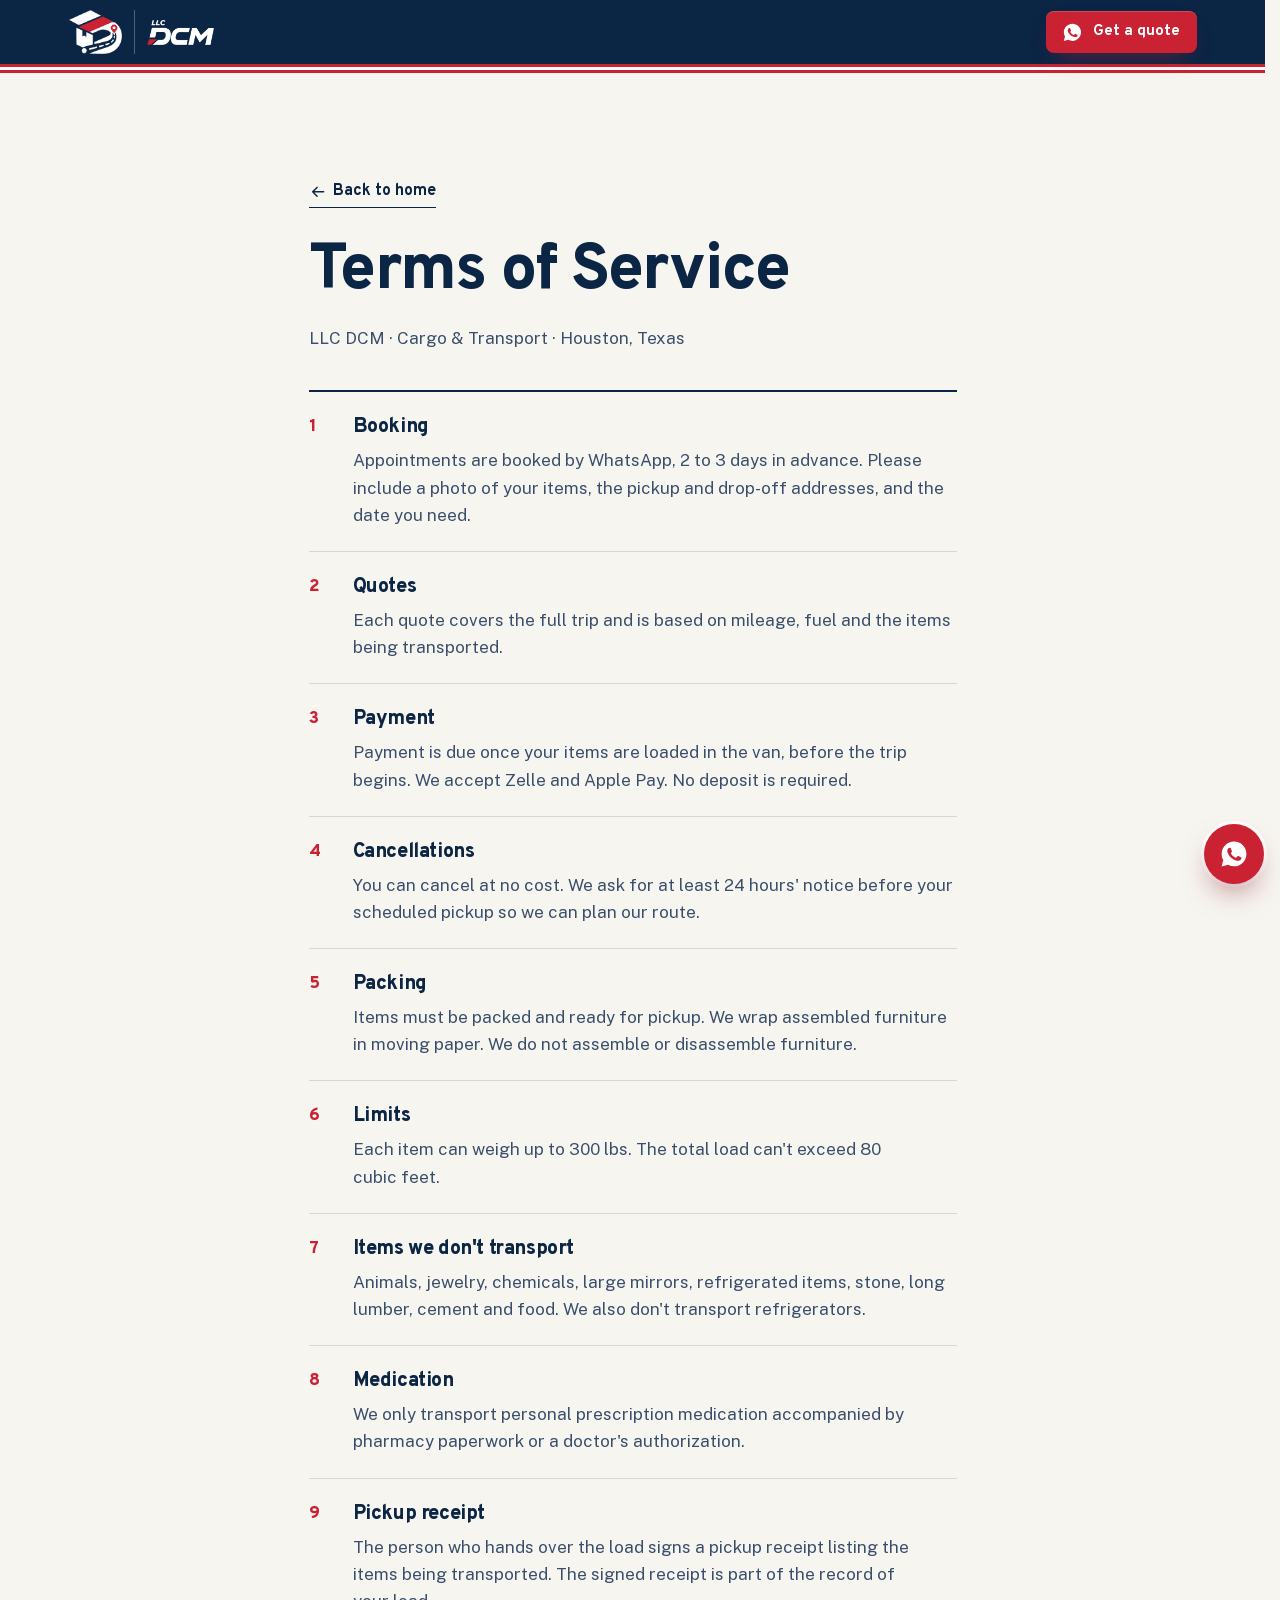
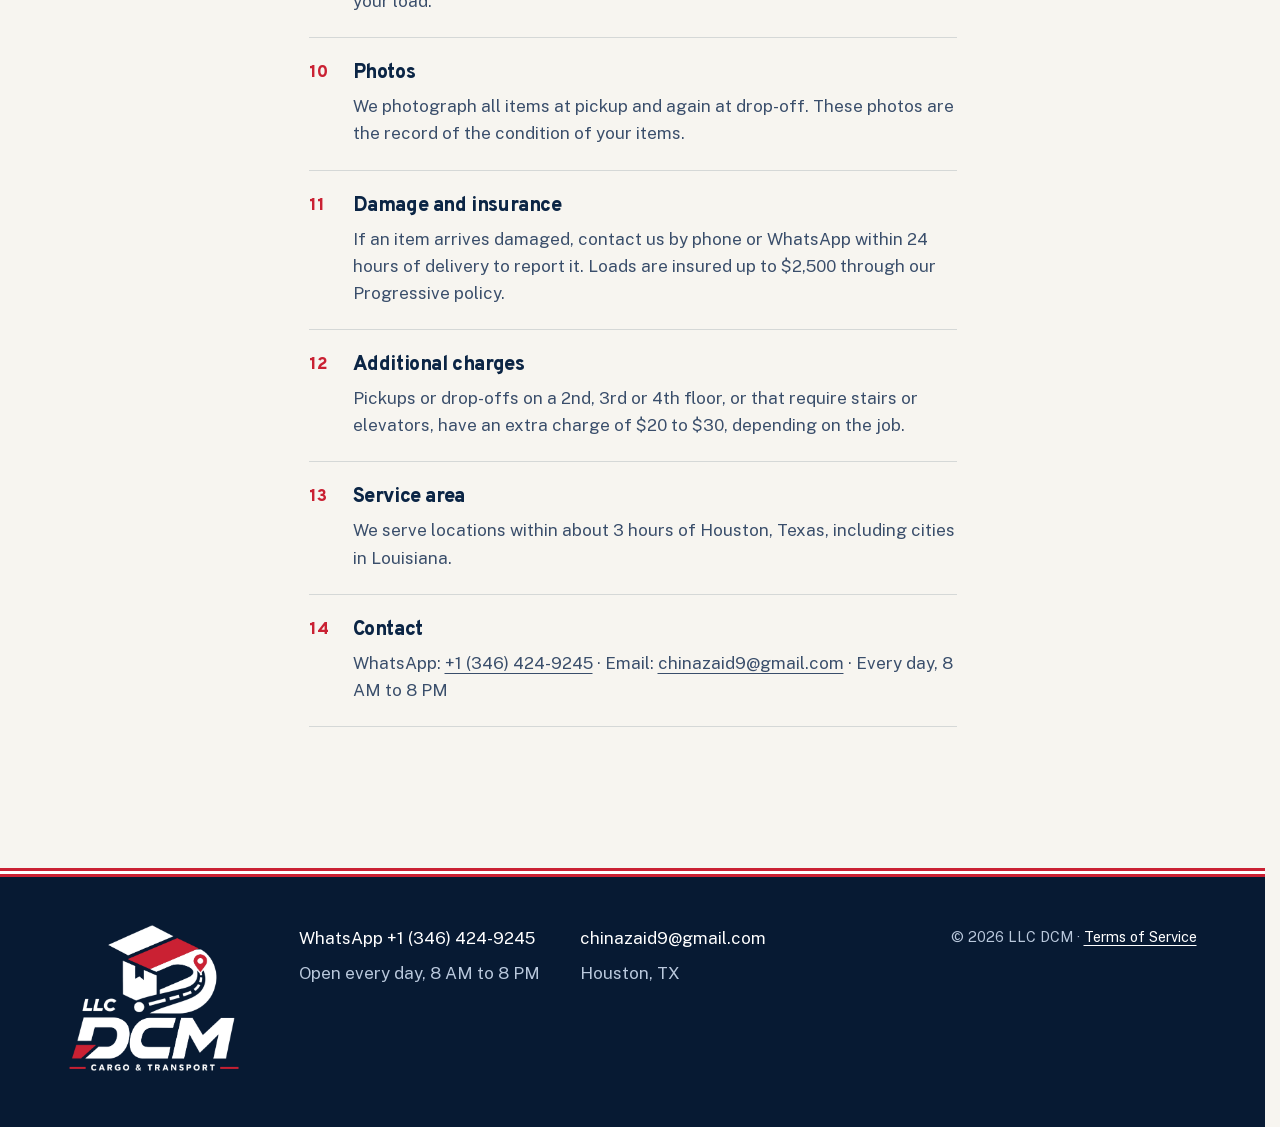
<file: terms.html>
<!doctype html>
<html lang="en">
<head>
<meta charset="utf-8">
<meta name="viewport" content="width=device-width, initial-scale=1, viewport-fit=cover">
<title>Terms of Service · LLC DCM</title>
<meta name="description" content="Terms of Service for LLC DCM, Houston, Texas.">
<meta name="theme-color" content="#0B2545">
<link rel="icon" href="assets/favicon-48.png" sizes="48x48" type="image/png">
<link rel="icon" href="assets/icon-192.png" sizes="192x192" type="image/png">
<link rel="apple-touch-icon" href="assets/apple-touch-icon.png">
<link rel="stylesheet" href="css/style.css">
<script>document.documentElement.classList.add('js')</script>
</head>
<body>
<svg width="0" height="0" style="position:absolute" aria-hidden="true">
  <defs>
    <symbol id="star" viewBox="0 0 24 24"><path d="M12 1.8l2.9 6.9 7.4.6-5.6 4.9 1.7 7.3L12 17.6l-6.4 3.9 1.7-7.3L1.7 9.3l7.4-.6z" fill="currentColor"/></symbol>
    <symbol id="i-wa" viewBox="0 0 24 24"><path fill="currentColor" d="M12.04 2C6.58 2 2.13 6.45 2.13 11.91c0 1.75.46 3.45 1.32 4.95L2.05 22l5.25-1.38a9.9 9.9 0 0 0 4.74 1.21c5.46 0 9.91-4.45 9.91-9.91S17.5 2 12.04 2zm5.8 14.07c-.25.69-1.44 1.32-2 1.37-.51.05-.99.24-3.34-.7-2.82-1.11-4.6-4-4.74-4.18-.14-.19-1.13-1.5-1.13-2.87 0-1.36.71-2.03.97-2.31.25-.28.55-.35.73-.35l.53.01c.17 0 .4-.06.62.48.24.56.8 1.94.87 2.08.07.14.12.3.02.49-.09.19-.14.3-.28.47-.14.16-.29.36-.42.49-.14.14-.28.29-.12.57.16.28.72 1.19 1.55 1.92 1.07.95 1.96 1.25 2.24 1.39.28.14.44.12.6-.07.17-.19.7-.81.88-1.09.19-.28.37-.23.62-.14.26.09 1.62.77 1.9.91.28.14.46.21.53.32.07.12.07.67-.18 1.36z"/></symbol>
    <symbol id="i-arrow" viewBox="0 0 24 24"><path d="M4 12h15M13 6l6 6-6 6" fill="none" stroke="currentColor" stroke-width="2" stroke-linecap="round" stroke-linejoin="round"/></symbol>
  </defs>
</svg>
<a class="skip" href="#main">Skip to content</a>
<header class="site-head">
  <div class="head-row">
    <a class="wordmark" href="index.html" aria-label="LLC DCM, home"><img class="wm-iso" src="assets/brand/isotipo.png" alt="" width="657" height="536"><img class="wm-word" src="assets/brand/word.png" alt="" width="984" height="367">
    </a>
    <a class="btn btn-red btn-sm head-cta" style="display:inline-flex" data-wa="general" href="https://wa.me/13464249245"><svg aria-hidden="true"><use href="#i-wa"/></svg><span>Get a quote</span></a>
  </div>
  <div class="stripe" aria-hidden="true"></div>
</header>

<main id="main" class="terms">
  <div class="wrap terms-wrap">
    <a class="link-line back" href="index.html"><svg aria-hidden="true"><use href="#i-arrow"/></svg> Back to home</a>
    <h1>Terms of Service</h1>
    <p class="meta">LLC DCM · Cargo &amp; Transport · Houston, Texas</p>
    <ol>
      <li><div><h2>Booking</h2><p>Appointments are booked by WhatsApp, 2 to 3 days in advance. Please include a photo of your items, the pickup and drop-off addresses, and the date you need.</p></div></li>
      <li><div><h2>Quotes</h2><p>Each quote covers the full trip and is based on mileage, fuel and the items being transported.</p></div></li>
      <li><div><h2>Payment</h2><p>Payment is due once your items are loaded in the van, before the trip begins. We accept Zelle and Apple Pay. No deposit is required.</p></div></li>
      <li><div><h2>Cancellations</h2><p>You can cancel at no cost. We ask for at least 24 hours' notice before your scheduled pickup so we can plan our route.</p></div></li>
      <li><div><h2>Packing</h2><p>Items must be packed and ready for pickup. We wrap assembled furniture in moving paper. We do not assemble or disassemble furniture.</p></div></li>
      <li><div><h2>Limits</h2><p>Each item can weigh up to 300 lbs. The total load can't exceed 80 cubic feet.</p></div></li>
      <li><div><h2>Items we don't transport</h2><p>Animals, jewelry, chemicals, large mirrors, refrigerated items, stone, long lumber, cement and food. We also don't transport refrigerators.</p></div></li>
      <li><div><h2>Medication</h2><p>We only transport personal prescription medication accompanied by pharmacy paperwork or a doctor's authorization.</p></div></li>
      <li><div><h2>Pickup receipt</h2><p>The person who hands over the load signs a pickup receipt listing the items being transported. The signed receipt is part of the record of your load.</p></div></li>
      <li><div><h2>Photos</h2><p>We photograph all items at pickup and again at drop-off. These photos are the record of the condition of your items.</p></div></li>
      <li><div><h2>Damage and insurance</h2><p>If an item arrives damaged, contact us by phone or WhatsApp within 24 hours of delivery to report it. Loads are insured up to $2,500 through our Progressive policy.</p></div></li>
      <li><div><h2>Additional charges</h2><p>Pickups or drop-offs on a 2nd, 3rd or 4th floor, or that require stairs or elevators, have an extra charge of $20 to $30, depending on the job.</p></div></li>
      <li><div><h2>Service area</h2><p>We serve locations within about 3 hours of Houston, Texas, including cities in Louisiana.</p></div></li>
      <li><div><h2>Contact</h2><p>WhatsApp: <a href="https://wa.me/13464249245">+1 (346) 424-9245</a> · Email: <a href="mailto:chinazaid9@gmail.com">chinazaid9@gmail.com</a> · Every day, 8 AM to 8 PM</p></div></li>
    </ol>
  </div>
</main>

<footer class="foot">
  <div class="stripe" aria-hidden="true"></div>
  <div class="wrap foot-grid">
    <a class="wordmark" href="index.html" aria-label="LLC DCM, home"><img class="wm-full" src="assets/brand/isologo.png" alt="" width="1027" height="881" loading="lazy">
    </a>
    <ul class="foot-list">
      <li><a data-wa="general" href="https://wa.me/13464249245">WhatsApp +1 (346) 424-9245</a></li>
      <li><a href="mailto:chinazaid9@gmail.com">chinazaid9@gmail.com</a></li>
      <li>Open every day, 8 AM to 8 PM</li>
      <li>Houston, TX</li>
    </ul>
    <p class="foot-legal">© <span class="yr">2026</span> LLC DCM · <a href="terms.html" aria-current="page">Terms of Service</a></p>
  </div>
</footer>
<a class="wa-float" data-wa="general" href="https://wa.me/13464249245" aria-label="Message us on WhatsApp"><svg aria-hidden="true"><use href="#i-wa"/></svg></a>
<script src="js/main.js" defer></script>
</body>
</html>
</file>
<file: css/style.css>
/* DCM Cargo & Transport — the road and the paper */

@font-face{font-family:"Overpass";font-style:normal;font-weight:100 900;font-display:swap;src:url("../assets/fonts/overpass-latin.woff2") format("woff2");unicode-range:U+0000-00FF,U+0131,U+0152-0153,U+02BB-02BC,U+02C6,U+02DA,U+02DC,U+2000-206F,U+20AC,U+2122,U+2191,U+2193,U+2212,U+2215,U+FEFF,U+FFFD}
@font-face{font-family:"Overpass";font-style:normal;font-weight:100 900;font-display:swap;src:url("../assets/fonts/overpass-latin-ext.woff2") format("woff2");unicode-range:U+0100-02BA,U+02BD-02C5,U+02C7-02CC,U+02CE-02D7,U+02DD-02FF,U+1E00-1E9F,U+2C60-2C7F,U+A720-A7FF}
@font-face{font-family:"Public Sans";font-style:normal;font-weight:100 900;font-display:swap;src:url("../assets/fonts/public-sans-latin.woff2") format("woff2");unicode-range:U+0000-00FF,U+0131,U+0152-0153,U+02BB-02BC,U+02C6,U+02DA,U+02DC,U+2000-206F,U+20AC,U+2122,U+2191,U+2193,U+2212,U+2215,U+FEFF,U+FFFD}
@font-face{font-family:"Public Sans";font-style:normal;font-weight:100 900;font-display:swap;src:url("../assets/fonts/public-sans-latin-ext.woff2") format("woff2");unicode-range:U+0100-02BA,U+02BD-02C5,U+02C7-02CC,U+02CE-02D7,U+02DD-02FF,U+1E00-1E9F,U+2C60-2C7F,U+A720-A7FF}

@view-transition{navigation:auto}

:root{
  --navy:#0B2545;
  --navy-2:#13315C;
  --navy-3:#1c4170;
  --navy-deep:#071a33;
  --red:#CA2133;
  --red-hi:#A81A2B;
  --white:#fff;
  --paper:#F7F5F0;
  --mist:#EAF0F6;
  --ink:#0B2545;
  --ink-2:#3a4e6b;
  --on-navy-2:#b9c8dc;
  --pen:#1f3d8f;
  --rule:rgba(11,37,69,.14);
  --display:"Overpass","Public Sans",system-ui,sans-serif;
  --text:"Public Sans",system-ui,-apple-system,"Segoe UI",sans-serif;
  --ease-out:cubic-bezier(.16,1,.3,1);
  --ease-io:cubic-bezier(.65,0,.35,1);
  --gutter:clamp(16px,4.5vw,56px);
  --sec:clamp(72px,11vw,148px);
  --head-h:64px;
}

*,*::before,*::after{box-sizing:border-box}
html{-webkit-text-size-adjust:100%;scroll-behavior:smooth;scroll-padding-top:calc(var(--head-h) + 12px)}
@media (prefers-reduced-motion:reduce){html{scroll-behavior:auto}}
html,body{overflow-x:clip}
body{margin:0;background:var(--paper);color:var(--ink);font:400 1.0625rem/1.6 var(--text);text-rendering:optimizeLegibility;-webkit-font-smoothing:antialiased}
img,svg{display:block;max-width:100%}
a{color:inherit;text-underline-offset:.22em;text-decoration-thickness:1px}
h1,h2,h3{font-family:var(--display);margin:0;font-weight:800;line-height:1.02;letter-spacing:-.02em;text-wrap:balance}
p{margin:0 0 1em;text-wrap:pretty}
p:last-child{margin-bottom:0}
ul,ol{margin:0;padding:0;list-style:none}
button{font:inherit;color:inherit}
::selection{background:var(--red);color:#fff}
:focus-visible{outline:2.5px solid var(--red);outline-offset:3px;border-radius:4px}
html{scrollbar-color:var(--navy-3) var(--paper)}
::-webkit-scrollbar{width:11px}
::-webkit-scrollbar-track{background:var(--paper)}
::-webkit-scrollbar-thumb{background:var(--navy-3);border-radius:8px;border:3px solid var(--paper)}

.wrap{width:100%;max-width:1240px;margin:0 auto;padding:0 var(--gutter)}
.skip{position:absolute;left:12px;top:-60px;z-index:200;background:#fff;padding:10px 14px;border-radius:6px;font-weight:700;transition:top .3s var(--ease-out)}
.skip:focus{top:12px}

.h2{font-size:clamp(2.1rem,5.4vw,3.9rem);margin-bottom:.5em}
.h3{font-size:clamp(1.5rem,3vw,2rem);margin-bottom:.4em}
.lead{font-size:clamp(1.06rem,1.6vw,1.2rem);max-width:58ch;color:var(--ink-2)}

/* ---------- stripe & wordmark ---------- */
.stripe{height:9px;background:linear-gradient(var(--red) 0 3px,#fff 3px 6px,var(--red) 6px)}
.wordmark{display:inline-flex;align-items:center;gap:.4rem;text-decoration:none;color:#fff;line-height:1}
.wm-dcm{font:900 1.6rem/1 var(--display);letter-spacing:-.03em}
.wm-star{width:.85rem;height:.85rem;color:var(--red);transform:translateY(-.32rem)}
.wm-sub{font:700 .7rem/1.15 var(--display);letter-spacing:.16em;text-transform:uppercase;color:var(--on-navy-2);padding-left:.55rem;margin-left:.15rem;border-left:1px solid rgba(255,255,255,.28)}

/* ---------- buttons ---------- */
.btn{--bg:var(--red);display:inline-flex;align-items:center;justify-content:center;gap:.6rem;min-height:52px;padding:.85rem 1.4rem;border-radius:10px;background:var(--bg);color:#fff;font:700 1.02rem/1.1 var(--display);letter-spacing:.005em;text-decoration:none;border:0;cursor:pointer;
  box-shadow:0 1px 0 rgba(255,255,255,.18) inset,0 10px 24px -12px rgba(178,34,52,.7);
  transition:background-color .35s var(--ease-out),transform .35s var(--ease-out),box-shadow .35s var(--ease-out)}
.btn svg{width:1.3rem;height:1.3rem;flex:none}
@media (hover:hover){.btn:hover{--bg:var(--red-hi);transform:translateY(-2px);box-shadow:0 1px 0 rgba(255,255,255,.18) inset,0 16px 30px -14px rgba(178,34,52,.85)}}
.btn:active{transform:translateY(0);transition-duration:.1s}
.btn-lg{min-height:58px;padding:1rem 1.6rem;font-size:1.1rem}
.btn-sm{min-height:42px;padding:.55rem 1rem;font-size:.95rem;border-radius:8px}
.btn-outline{background:transparent;color:var(--navy);box-shadow:inset 0 0 0 2px var(--navy)}
@media (hover:hover){.btn-outline:hover{--bg:var(--navy);background:var(--navy);color:#fff;box-shadow:inset 0 0 0 2px var(--navy),0 14px 26px -16px rgba(11,37,69,.6)}}
.link-line{display:inline-flex;align-items:center;gap:.45rem;font:700 1rem/1.2 var(--display);text-decoration:none;padding:.4rem 0;border-bottom:1.5px solid currentColor;transition:gap .4s var(--ease-out),color .3s}
.link-line svg{width:1.1rem;height:1.1rem;transition:transform .4s var(--ease-out)}
@media (hover:hover){.link-line:hover{gap:.7rem}}
.link-red{color:var(--red)}
@media (hover:hover){.link-red:hover{color:var(--red-hi)}}

/* ---------- header ---------- */
.site-head{position:sticky;top:0;z-index:50;background:var(--navy);color:#fff;transition:box-shadow .5s var(--ease-out)}
.site-head.scrolled{box-shadow:0 12px 30px -18px rgba(3,12,26,.75)}
.head-row{display:flex;align-items:center;gap:1rem;height:var(--head-h);max-width:1240px;margin:0 auto;padding:0 var(--gutter)}
.head-row .wordmark{margin-right:auto}
.nav{display:none}
.head-cta{display:none}
.menu-btn{position:relative;width:46px;height:46px;border:0;background:transparent;cursor:pointer;margin-right:-10px;border-radius:8px}
.menu-btn span{position:absolute;left:12px;right:12px;height:2px;background:#fff;border-radius:2px;transition:transform .5s var(--ease-out),top .5s var(--ease-out)}
.menu-btn span:first-child{top:18px}
.menu-btn span:last-child{top:27px}
.menu-btn[aria-expanded="true"] span:first-child{top:22px;transform:rotate(45deg)}
.menu-btn[aria-expanded="true"] span:last-child{top:22px;transform:rotate(-45deg)}
.menu{position:fixed;inset:calc(var(--head-h) + 9px) 0 0;background:var(--navy);padding:28px var(--gutter) calc(28px + env(safe-area-inset-bottom));display:flex;flex-direction:column;justify-content:space-between;
  clip-path:inset(0 0 100% 0);transition:clip-path .7s var(--ease-out),visibility 0s linear .7s;visibility:hidden}
.menu[hidden]{display:flex}
.menu.open{clip-path:inset(0 0 0 0);visibility:visible;transition:clip-path .7s var(--ease-out),visibility 0s}
.menu nav{display:flex;flex-direction:column}
.menu nav a{font:800 clamp(2rem,9vw,2.6rem)/1 var(--display);letter-spacing:-.02em;text-decoration:none;padding:.42em 0;border-bottom:1px solid rgba(255,255,255,.1);opacity:0;transform:translateY(14px);transition:opacity .5s var(--ease-out),transform .6s var(--ease-out),color .3s}
.menu.open nav a{opacity:1;transform:none}
.menu.open nav a:nth-child(2){transition-delay:.05s}.menu.open nav a:nth-child(3){transition-delay:.1s}.menu.open nav a:nth-child(4){transition-delay:.15s}.menu.open nav a:nth-child(5){transition-delay:.2s}
@media (hover:hover){.menu nav a:hover{color:var(--on-navy-2)}}
.menu-foot{display:grid;gap:12px}
.menu-foot p{color:var(--on-navy-2);font-size:.95rem;margin:0}
body.menu-open{overflow:hidden}
@media (min-width:1000px){
  .nav{display:flex;gap:clamp(1rem,2vw,1.9rem);margin-right:1.2rem}
  .nav a{font:600 .97rem/1 var(--display);text-decoration:none;color:var(--on-navy-2);padding:.5rem 0;position:relative;transition:color .3s}
  .nav a::after{content:"";position:absolute;left:0;right:0;bottom:0;height:2px;background:var(--red);transform:scaleX(0);transform-origin:left;transition:transform .45s var(--ease-out)}
  .nav a:hover,.nav a.on{color:#fff}
  .nav a:hover::after,.nav a.on::after{transform:scaleX(1)}
  .head-cta{display:inline-flex}
  .menu-btn,.menu{display:none!important}
}

/* ---------- hero ---------- */
.hero{background:var(--navy);color:#fff;display:flex;flex-direction:column;min-height:calc(100svh - var(--head-h) - 9px);position:relative;overflow:hidden}
.hero-copy{padding-top:clamp(28px,5.5vw,64px);padding-bottom:18px;position:relative;z-index:2}
.hero-title{font-size:clamp(2.35rem,7.4vw,5.4rem);line-height:.98;letter-spacing:-.03em;max-width:15ch;margin-bottom:.38em}
.hero-sub{color:var(--on-navy-2);font-size:clamp(1rem,1.5vw,1.17rem);max-width:56ch;margin-bottom:1.5rem}
.dest{border:0;padding:0;margin:0 0 1.4rem;min-width:0}
.dest legend{font:700 .8rem/1 var(--display);letter-spacing:.16em;text-transform:uppercase;color:var(--on-navy-2);margin-bottom:.7rem;padding:0}
.dest-plates{display:flex;flex-wrap:wrap;gap:8px}
.plate{display:flex;flex-direction:column;align-items:flex-start;gap:3px;min-height:52px;padding:.55rem .85rem .5rem;border-radius:9px;border:0;cursor:pointer;color:#fff;background:var(--navy-2);
  box-shadow:inset 0 0 0 1.5px rgba(255,255,255,.22),inset 0 0 0 4px var(--navy-2),inset 0 0 0 5px rgba(255,255,255,.08);
  transition:background-color .45s var(--ease-out),color .45s var(--ease-out),box-shadow .45s var(--ease-out),transform .35s var(--ease-out)}
.plate b{font:700 1rem/1 var(--display);letter-spacing:-.005em}
.plate small{font:600 .76rem/1 var(--display);color:var(--on-navy-2);letter-spacing:.04em;transition:color .45s}
@media (hover:hover){.plate:hover{transform:translateY(-2px);box-shadow:inset 0 0 0 1.5px rgba(255,255,255,.55),inset 0 0 0 4px var(--navy-2),inset 0 0 0 5px rgba(255,255,255,.12)}}
.plate[aria-pressed="true"]{background:#fff;color:var(--navy);box-shadow:inset 0 0 0 1.5px #fff,inset 0 0 0 4px #fff,inset 0 0 0 5px var(--navy),0 10px 26px -14px rgba(0,0,0,.6)}
.plate[aria-pressed="true"] small{color:var(--red)}
.hero-actions{display:flex;flex-wrap:wrap;align-items:center;gap:14px 26px}
.hero-actions .link-line{color:#fff}
.hero .btn-lg{width:100%}
@media (min-width:560px){.hero .btn-lg{width:auto}}

.map-stage{position:relative;flex:1 1 auto;min-height:250px;margin-top:8px}
.map{position:absolute;inset:0;width:100%;height:100%;--k:1}
.map .sc{transform:scale(var(--k))}
.map .state{font-size:calc(11px * var(--k))}
.map .ring-label{font-size:calc(11px * var(--k))}
.gulf{fill:var(--navy-deep)}
.gulf-hatch{fill:url(#gulf-lines);opacity:.9}
.bay{fill:var(--navy-deep)}
.coast{fill:none;stroke:#2c5283;stroke-width:1.3;vector-effect:non-scaling-stroke}
.border{fill:none;stroke:#3a5f8f;stroke-width:1.2;stroke-dasharray:2 5;vector-effect:non-scaling-stroke}
.state{font:700 11px var(--display);letter-spacing:.5em;fill:#3f6694}
.ring{fill:none;stroke:rgba(255,255,255,.28);stroke-width:1.2;stroke-dasharray:1 6;stroke-linecap:round;vector-effect:non-scaling-stroke}
.ring-label{font:700 9px var(--display);letter-spacing:.32em;fill:#7f9cc2}
.road{fill:none;stroke:rgba(255,255,255,.22);stroke-width:2;stroke-linecap:round;vector-effect:non-scaling-stroke}
.road-ink{fill:none;stroke:var(--red);stroke-width:calc(3.4px * var(--k));stroke-linecap:round}
.road-tag rect{fill:var(--navy);stroke:rgba(255,255,255,.45);stroke-width:.8;vector-effect:non-scaling-stroke}
.road-tag text{font:800 10px var(--display);fill:#fff;letter-spacing:.04em}
.city-dot{fill:var(--navy);stroke:#fff;stroke-width:2;vector-effect:non-scaling-stroke;transition:fill .4s}
.city.on .city-dot{fill:var(--red)}
.city-label{font:700 12px var(--display);fill:#fff;letter-spacing:.01em;paint-order:stroke;stroke:var(--navy);stroke-width:4px;stroke-linejoin:round}
.city-mi{font:600 11px var(--display);fill:var(--on-navy-2);paint-order:stroke;stroke:var(--navy);stroke-width:4px}
.city{cursor:pointer}
.city-hit{fill:transparent}
.hub-star{fill:var(--red)}
.hub-pulse{transform-box:fill-box;transform-origin:center;animation:pulse 2.8s var(--ease-out) infinite}
@keyframes pulse{0%{transform:scale(.4);opacity:1}100%{transform:scale(2.2);opacity:0}}
.map-van{transition:opacity .5s var(--ease-out)}
.map-van.gone{opacity:0}
.drop-ping{fill:none;stroke:#fff;stroke-width:1.5;vector-effect:non-scaling-stroke;transform-box:fill-box;transform-origin:center;animation:ping 1.2s var(--ease-out) forwards}
@keyframes ping{from{transform:scale(.3);opacity:1}to{transform:scale(2.6);opacity:0}}
.route-readout{position:absolute;left:var(--gutter);bottom:14px;margin:0;display:flex;align-items:center;gap:.5rem;padding:.5rem .8rem;border-radius:8px;background:rgba(7,26,51,.82);backdrop-filter:blur(6px);-webkit-backdrop-filter:blur(6px);font:700 .9rem/1 var(--display);box-shadow:inset 0 0 0 1px rgba(255,255,255,.14)}
.route-readout svg{width:1rem;height:1rem;color:var(--red)}
.rr-mi{color:var(--on-navy-2);font-weight:600}
.rr-mi:not(:empty)::before{content:"\00b7\00a0"}

@media (min-width:900px){
  .hero-copy{display:grid;grid-template-columns:minmax(0,1.25fr) minmax(0,1fr);column-gap:56px;align-items:end}
  .hero-title{grid-column:1/-1;max-width:16ch}
  .hero-sub{grid-column:1;grid-row:2}
  .dest{grid-column:2;grid-row:2/4;align-self:start;margin-top:.2rem}
  .hero-actions{grid-column:1;grid-row:3}
  .map-stage{min-height:300px}
}
@media (min-width:1300px){.hero-title{max-width:17ch}}

/* ---------- reveals ---------- */
.js .reveal{opacity:0;transform:translateY(22px);filter:blur(4px);transition:opacity .9s var(--ease-out),transform 1.1s var(--ease-out),filter .9s var(--ease-out)}
.js .reveal.in{opacity:1;transform:none;filter:none}
@media (prefers-reduced-motion:reduce){.js .reveal{opacity:1;transform:none;filter:none;transition:none}}

/* ---------- lanes ---------- */
.lanes{background:var(--mist);padding:var(--sec) 0}
.lanes .lead{margin-bottom:clamp(36px,5vw,64px)}
.lane-road{display:grid;gap:0}
.lane{padding:28px 0}
.lane h3{font-size:clamp(1.7rem,3.4vw,2.5rem);margin-bottom:.45em}
.lane p{color:var(--ink-2);max-width:44ch;margin-bottom:1.1rem}
.lane-line{height:4px;background:repeating-linear-gradient(90deg,var(--navy) 0 34px,transparent 34px 60px);background-size:120px 4px;animation:lanes 2.6s linear infinite;animation-play-state:paused;opacity:.85}
.lanes.live .lane-line{animation-play-state:running}
@keyframes lanes{to{background-position:120px 0}}
@media (min-width:800px){
  .lane-road{grid-template-columns:1fr 4px 1fr;column-gap:clamp(32px,6vw,90px)}
  .lane{padding:8px 0}
  .lane-line{height:auto;width:4px;background:repeating-linear-gradient(180deg,var(--navy) 0 34px,transparent 34px 60px);background-size:4px 120px;animation-name:lanes-v}
  @keyframes lanes-v{to{background-position:0 120px}}
}
@media (prefers-reduced-motion:reduce){.lane-line{animation:none!important}}

/* ---------- why / ledger ---------- */
.why{background:#fff;padding:var(--sec) 0}
.why-grid{display:grid;gap:48px}
.why-intro p{color:var(--ink-2);max-width:52ch}
.ledger{border-top:2px solid var(--navy)}
.ledger li{display:grid;grid-template-columns:28px 1fr;column-gap:14px;padding:24px 0 26px;border-bottom:1px solid var(--rule)}
.ledger-star{width:18px;height:18px;color:var(--red);margin-top:.35rem}
.ledger h3{font-size:clamp(1.3rem,2.3vw,1.7rem);line-height:1.1;margin-bottom:.35em}
.ledger p{grid-column:2;color:var(--ink-2);margin:0;max-width:52ch}
@media (min-width:960px){
  .why-grid{grid-template-columns:minmax(0,.9fr) minmax(0,1.1fr);gap:clamp(48px,7vw,110px);align-items:start}
  .why-intro{position:sticky;top:calc(var(--head-h) + 48px)}
}

/* ---------- how + receipt ---------- */
/* ---------- the van: rear doors swing open ---------- */
.cargo{background:var(--navy-deep);color:#fff}
.cargo-scroll{--p:0;--o:clamp(0,calc(var(--p) * 1.75),1);--t:clamp(0,calc((var(--p) - .5) * 3.2),1);position:relative}
.js .cargo-scroll{height:250vh}
.cargo-stage{position:relative;height:min(100svh,980px);overflow:hidden;perspective:1700px;perspective-origin:50% 45%}
.js .cargo-stage{position:sticky;top:0;height:100svh}
.cargo-photo img{position:absolute;inset:0;width:100%;height:100%;object-fit:cover;object-position:50% 62%;transform:scale(calc(1.16 - var(--o) * .16));transform-origin:50% 60%;will-change:transform}
.cargo-stage::after{content:"";position:absolute;inset:auto 0 0;height:62%;background:linear-gradient(to top,rgba(7,26,51,.86),rgba(7,26,51,.5) 45%,rgba(7,26,51,0));opacity:var(--t);pointer-events:none}
.door{display:none}
.js .door{display:block;position:absolute;top:0;bottom:0;width:50%;z-index:2;overflow:hidden;background:linear-gradient(180deg,var(--navy-2),var(--navy) 55%,var(--navy-deep));backface-visibility:hidden;will-change:transform}
.door::after{content:"";position:absolute;inset:0;background:#000;opacity:calc(var(--o) * .55);pointer-events:none}
.door-l{left:0;transform-origin:0 50%;transform:rotateY(calc(var(--o) * -96deg));box-shadow:inset -1px 0 0 rgba(255,255,255,.22),inset -8px 0 18px -10px rgba(0,0,0,.6)}
.door-r{right:0;transform-origin:100% 50%;transform:rotateY(calc(var(--o) * 96deg));box-shadow:inset 1px 0 0 rgba(255,255,255,.22),inset 8px 0 18px -10px rgba(0,0,0,.6)}
.door-win{position:absolute;top:calc(var(--head-h) + clamp(24px,5vh,56px));height:28%;width:calc(100% - clamp(28px,5vw,72px));border-radius:14px;background:linear-gradient(155deg,rgba(185,200,220,.2),rgba(7,26,51,.75) 42%,rgba(7,26,51,.9));box-shadow:inset 0 0 0 2px rgba(255,255,255,.1)}
.door-l .door-win{right:clamp(14px,2.5vw,36px);border-radius:14px 8px 8px 14px}
.door-r .door-win{left:clamp(14px,2.5vw,36px);border-radius:8px 14px 14px 8px}
.door-logo{position:absolute;top:66%;width:clamp(180px,30vw,340px);height:auto;transform:translateY(-50%)}
.door-l .door-logo{right:0;translate:50% 0}
.door-r .door-logo{left:0;translate:-50% 0}
.door-handle{position:absolute;left:clamp(14px,2.5vw,36px);top:46%;width:clamp(44px,5vw,70px);height:12px;border-radius:6px;background:rgba(255,255,255,.16);box-shadow:inset 0 -2px 0 rgba(0,0,0,.3)}
.door-reflector{position:absolute;bottom:clamp(60px,10vh,96px);width:clamp(48px,6vw,84px);height:12px;border-radius:3px;background:var(--red)}
.door-l .door-reflector{left:clamp(16px,3vw,40px)}
.door-r .door-reflector{right:clamp(16px,3vw,40px)}
.door-hint{display:none}
.js .door-hint{display:block;position:absolute;z-index:3;left:0;right:0;bottom:calc(22px + env(safe-area-inset-bottom));margin:0;text-align:center;font:600 .82rem/1 var(--text);letter-spacing:.06em;color:var(--on-navy-2);opacity:calc(1 - var(--p) * 7);pointer-events:none}
.cargo-copy{position:absolute;z-index:3;left:0;right:0;bottom:clamp(36px,8vh,84px)}
.js .cargo-copy{opacity:var(--t);transform:translateY(calc((1 - var(--t)) * 28px))}
.cargo-title{font-size:clamp(2.1rem,6vw,4.6rem);line-height:1;letter-spacing:-.03em;max-width:16ch;margin-bottom:.35em;text-shadow:0 2px 20px rgba(0,0,0,.35)}
.cargo-copy p{color:#dfe7f1;font-size:clamp(1.02rem,1.6vw,1.2rem);max-width:40ch}
.cargo-reel{position:relative;--edge:max(var(--gutter),calc((100vw - 1240px) / 2 + var(--gutter)));display:flex;gap:clamp(14px,2vw,24px);overflow-x:auto;overscroll-behavior-x:contain;scroll-snap-type:x mandatory;scroll-padding-inline:var(--edge);padding:clamp(44px,7vw,96px) var(--edge) clamp(64px,9vw,120px);scrollbar-width:none;cursor:grab;-webkit-user-select:none;user-select:none}
.cargo-reel::-webkit-scrollbar{display:none}
.cargo-reel.dragging{cursor:grabbing;scroll-snap-type:none}
.cargo-reel figure{flex:0 0 min(82vw,560px);margin:0;scroll-snap-align:start}
.cargo-reel img{width:100%;height:auto;aspect-ratio:4/3;object-fit:cover;border-radius:6px;transition:transform .9s var(--ease-out)}
@media (hover:hover){.cargo-reel figure:hover img{transform:scale(1.015)}}
.cargo-reel figcaption{margin-top:14px;color:var(--on-navy-2);font-size:.98rem}
@media (min-width:700px){.cargo-photo img{object-position:50% 55%}}
@media (prefers-reduced-motion:reduce){
  .js .cargo-scroll{height:auto}
  .js .cargo-stage{position:relative;height:min(100svh,980px)}
  .js .door,.js .door-hint{display:none}
  .cargo-scroll{--o:1;--t:1}
}

.how{background:var(--paper);padding:var(--sec) 0;overflow-x:clip}
.how-head{margin-bottom:clamp(40px,6vw,72px)}
.how-grid{display:grid;gap:44px}
.steps{counter-reset:s;display:grid}
.step{position:relative;padding:22px 0 26px 64px;border-top:1px solid var(--rule);transition:opacity .6s var(--ease-out)}
.step::before{counter-increment:s;content:counter(s);position:absolute;left:0;top:20px;width:44px;height:44px;border-radius:50%;display:grid;place-items:center;font:800 1.15rem/1 var(--display);color:var(--navy);box-shadow:inset 0 0 0 2px var(--navy);transition:background-color .5s var(--ease-out),color .5s var(--ease-out),box-shadow .5s var(--ease-out)}
.step h3{font-size:clamp(1.3rem,2.3vw,1.7rem);line-height:1.1;margin-bottom:.4em}
.step p{color:var(--ink-2);margin:0;max-width:46ch}
.step.on::before{background:var(--red);color:#fff;box-shadow:inset 0 0 0 2px var(--red)}

.receipt{position:relative;margin:0;background:#fff;color:var(--ink);padding:26px 22px 22px;border-radius:4px;max-width:460px;margin-inline:auto;
  box-shadow:0 1px 1px rgba(11,37,69,.06),0 24px 50px -28px rgba(11,37,69,.45),0 6px 14px -8px rgba(11,37,69,.18);
  -webkit-mask:radial-gradient(6px at 50% 0,#0000 98%,#000) 50% 0/16px 100% repeat-x;
          mask:radial-gradient(6px at 50% 0,#0000 98%,#000) 50% 0/16px 100% repeat-x;
  transform:rotate(-.6deg)}
.rc-head{display:grid;grid-template-columns:1fr auto;gap:6px 10px;padding-bottom:14px;margin-bottom:6px;border-bottom:2px solid var(--navy)}
.rc-brand{display:flex;align-items:center;gap:.3rem;grid-column:1/-1;font:600 .78rem/1 var(--display);color:var(--ink-2);letter-spacing:.04em}
.rc-brand .wm-dcm{font-size:1rem;color:var(--navy)}
.rc-brand .wm-star{width:.6rem;height:.6rem;transform:translateY(-.2rem);margin-right:.3rem}
.rc-title{font:800 1.45rem/1 var(--display);letter-spacing:-.01em;text-transform:uppercase}
.rc-sample{align-self:center;font:700 .72rem/1 var(--display);letter-spacing:.16em;text-transform:uppercase;color:var(--red);padding:.32rem .5rem;border-radius:4px;box-shadow:inset 0 0 0 1.5px var(--red)}
.rc-fields{margin:0;display:grid;grid-template-columns:1fr 1fr}
.rc-f{padding:10px 0 9px;border-bottom:1px dashed rgba(11,37,69,.25);min-width:0}
.rc-f:nth-child(odd):not(.rc-wide){padding-right:10px}
.rc-wide{grid-column:1/-1}
.rc-f dt,.rc-label{font:700 .72rem/1 var(--display);letter-spacing:.12em;text-transform:uppercase;color:#56687f;margin-bottom:6px}
.rc-f dd{margin:0;display:flex;align-items:center;gap:6px;min-height:1.4em}
.ink{color:var(--pen);font:500 1.02rem/1.25 var(--text);font-style:italic;clip-path:inset(0 100% 0 0);transition:clip-path 1.1s var(--ease-io)}
.tick{width:16px;height:16px;color:var(--pen);flex:none;opacity:0;transform:scale(.4);transition:opacity .4s .9s,transform .5s .9s var(--ease-out)}
.rc-photos,.rc-sign{padding:12px 0 10px;border-bottom:1px dashed rgba(11,37,69,.25)}
.thumbs{display:flex;gap:8px}
.thumb{width:62px;height:46px;border-radius:3px;background:var(--mist);padding:4px;fill:none;stroke:var(--navy);stroke-width:1.6;stroke-linejoin:round;opacity:0;transform:translateY(6px) scale(.94);transition:opacity .5s var(--ease-out),transform .6s var(--ease-out)}
.thumb .tape{stroke:var(--red)}
.thumb:nth-child(2){transition-delay:.12s}.thumb:nth-child(3){transition-delay:.24s}
.sig{width:100%;max-width:260px;height:52px}
.sig path{fill:none;stroke:var(--pen);stroke-width:2;stroke-linecap:round;stroke-linejoin:round;stroke-dasharray:640;stroke-dashoffset:640;transition:stroke-dashoffset 1.8s .3s var(--ease-io)}
.rc-after{margin-top:0}
.stamp{position:absolute;right:14px;bottom:128px;display:flex;align-items:center;gap:8px;padding:9px 14px;color:var(--red);border:2.5px solid var(--red);border-radius:6px;font:800 .78rem/1.05 var(--display);letter-spacing:.14em;text-transform:uppercase;text-align:center;
  opacity:0;transform:rotate(-9deg) scale(1.7);transition:opacity .25s,transform .5s cubic-bezier(.22,1,.36,1);mix-blend-mode:multiply;pointer-events:none}
.stamp b{font-size:1.02rem;letter-spacing:.06em}
.stamp svg{width:12px;height:12px;color:var(--red)}
.rc-cap{margin-top:14px;font-size:.8rem;color:#56687f}

.thumb .box{fill:#e4c79a}
.thumb .flap{fill:#d6b27c}
.price{display:inline-block;margin-left:.35em;padding-right:.15em;filter:blur(4.5px);user-select:none;font-style:normal;font-weight:700}

/* receipt states: main.js lights each [data-on] as you scroll (1-3 = steps, 4-7 = step 4 in detail, 8 = stamp) */
.ink{padding-right:.25em}
.lit .ink{clip-path:inset(-.3em -.5em -.3em 0)}
.lit .tick,.lit .thumb{opacity:1;transform:none}
.lit .sig path{stroke-dashoffset:0}
.receipt.stamped .stamp{opacity:.92;transform:rotate(-9deg) scale(1)}
.no-js .ink,.receipt.static .ink{clip-path:none}

@media (min-width:960px){
  .how-grid{grid-template-columns:minmax(0,1fr) minmax(0,1fr);gap:clamp(48px,7vw,110px);align-items:start}
  .how-head{max-width:760px}
  .step{padding-top:clamp(40px,7vh,72px);padding-bottom:clamp(60px,14vh,140px)}
  .step::before{top:clamp(38px,7vh,70px)}
  .step:not(.on) h3{color:#4d5f7a}
  .step:not(.on) p{color:#5d6f89}
  .step h3,.step p{transition:color .6s var(--ease-out)}
  .receipt-slot{position:sticky;top:var(--rc-top,calc(var(--head-h) + 24px))}
  /* equal spacing between the 4 circles; step 4 height is set in main.js so the receipt stops right as it is stamped */
  .step{min-height:42vh}
  .receipt{padding:32px 30px 26px}
}
/* receipt is zoomed (main.js) so the whole sheet always fits on screen */
.rc-now{display:none}
@media (max-width:959.98px){
  /* phone: the receipt fills in on its own, in a loop (main.js), while it is on screen — scrolling is never held */
  .pinned .rc-now{display:flex;align-items:baseline;gap:.6rem;max-width:460px;min-height:2.4em;margin:0 auto 10px;font:700 1rem/1.2 var(--display);color:var(--navy)}
  .rc-now b{flex:none;color:#fff;background:var(--red);border-radius:999px;padding:.28rem .55rem .24rem;font-size:.8rem;letter-spacing:.06em}
  .rc-now span{transition:opacity .2s var(--ease-out)}
  .rc-now.swap span{opacity:0}
  /* phone loop is fast: shorter, still eased transitions so nothing snaps */
  .pinned .ink{transition-duration:.5s}
  .pinned .tick{transition:opacity .25s .35s,transform .3s .35s var(--ease-out)}
  .pinned .thumb{transition-duration:.35s,.4s}
  .pinned .thumb:nth-child(2){transition-delay:.06s}.pinned .thumb:nth-child(3){transition-delay:.12s}
  .pinned .sig path{transition:stroke-dashoffset .7s .05s var(--ease-io)}
  .pinned .receipt:not(.stamped) .stamp{transition-duration:.25s,.3s}
}

/* ---------- haul ---------- */
.haul{background:var(--mist);padding:var(--sec) 0}
.haul-head{display:grid;gap:28px;margin-bottom:clamp(36px,5vw,56px)}
.haul-head .h2{margin:0}
.checker label{display:block;font:700 1.05rem/1.2 var(--display);margin-bottom:.6rem}
.checker-field{position:relative}
.checker-field input{width:100%;height:60px;padding:0 54px 0 18px;border-radius:10px;border:0;background:#fff;color:var(--ink);font:500 1.1rem var(--text);caret-color:var(--red);
  box-shadow:inset 0 0 0 1.5px rgba(11,37,69,.25),0 10px 24px -18px rgba(11,37,69,.5);transition:box-shadow .35s var(--ease-out)}
.checker-field input::placeholder{color:#62738d}
.checker-field input:focus{outline:none;box-shadow:inset 0 0 0 2px var(--navy),0 0 0 4px rgba(178,34,52,.18),0 10px 24px -18px rgba(11,37,69,.5)}
.checker-clear{position:absolute;right:8px;top:8px;width:44px;height:44px;border:0;border-radius:8px;background:transparent;cursor:pointer;color:var(--ink-2)}
.checker-clear svg{width:18px;height:18px;margin:auto}
.verdict{margin:.8rem 0 0;min-height:3.2em;font:600 1rem/1.4 var(--text);color:var(--ink-2);display:flex;align-items:flex-start;gap:.6rem;transition:color .3s}
.verdict .vd-mark{flex:none;width:26px;height:26px;border-radius:50%;display:grid;place-items:center;color:#fff;margin-top:-.1rem;animation:pop .45s var(--ease-out)}
.verdict .vd-mark svg{width:15px;height:15px}
.verdict[data-kind="yes"]{color:var(--navy)}
.verdict[data-kind="yes"] .vd-mark{background:var(--navy)}
.verdict[data-kind="no"]{color:var(--red)}
.verdict[data-kind="no"] .vd-mark{background:var(--red)}
.verdict a{color:var(--red);font-weight:700}
@keyframes pop{from{transform:scale(.3);opacity:0}}
.manifest{display:grid;gap:36px;background:#fff;border-radius:6px;padding:clamp(22px,4vw,44px);box-shadow:0 30px 60px -40px rgba(11,37,69,.45)}
.mf-col h3{display:flex;align-items:center;gap:.6rem;font-size:1.35rem;padding-bottom:.7rem;border-bottom:2px solid currentColor;margin-bottom:.3rem}
.mf-col h3 svg{width:22px;height:22px}
.mf-yes h3{color:var(--navy)}
.mf-no h3{color:var(--red)}
.mf-col li{position:relative;padding:.72rem .6rem .72rem 1.6rem;border-bottom:1px solid var(--rule);font-weight:600;border-radius:6px;transition:background-color .45s var(--ease-out),color .45s,transform .45s var(--ease-out)}
.mf-col li::before{content:"";position:absolute;left:.25rem;top:1.18rem;width:7px;height:7px;border-radius:50%;background:currentColor;opacity:.35}
.mf-col li em{font-style:normal;font-weight:400;color:var(--ink-2)}
.mf-yes li.hit{background:var(--navy);color:#fff;transform:translateX(6px)}
.mf-no li.hit{background:var(--red);color:#fff;transform:translateX(6px)}
.mf-col li.hit em{color:inherit;opacity:.85}
.limits{display:grid;gap:22px;margin-top:clamp(48px,7vw,84px);align-items:center}
.van-side{width:100%;max-width:560px;overflow:visible}
.vs-cargo{fill:rgba(255,255,255,.72);stroke:var(--red);stroke-width:2;stroke-dasharray:7 6}
.vs-box rect{fill:#e9dcc3;stroke:#8a6a3c;stroke-width:2}
.vs-box path{stroke:#8a6a3c;stroke-width:2;opacity:.6}
.vs-box{transform-box:fill-box;transform-origin:bottom;opacity:0;transform:translateY(-30px);transition:opacity .5s,transform .8s var(--ease-out)}
.limits.in .vs-box{opacity:1;transform:none}
.limits.in .vs-box.b2{transition-delay:.15s}
.limits.in .vs-box.b3{transition-delay:.3s}
.vs-kg{font:700 14px var(--display);fill:var(--red);letter-spacing:.02em;text-anchor:middle}
.vs-ground{stroke:var(--navy);stroke-width:2;opacity:.25}
.vs-dim path{stroke:var(--navy);stroke-width:1.6;fill:none}
.vs-dim text{font:700 14px var(--display);fill:var(--navy);text-anchor:middle}
.limits-txt{font-size:1.1rem;max-width:40ch;color:var(--ink-2)}
.limits-txt b{color:var(--navy);font-family:var(--display)}
@media (min-width:860px){
  .haul-head{grid-template-columns:1fr 1fr;align-items:end;gap:56px}
  .manifest{grid-template-columns:1.25fr 1fr;gap:clamp(32px,5vw,72px)}
  .limits{grid-template-columns:1.3fr 1fr;gap:56px}
}

/* ---------- area / guide sign ---------- */
.area{background:var(--navy);color:#fff;padding:var(--sec) 0;position:relative;isolation:isolate;overflow-x:clip}
.area-grid{display:grid;gap:44px;align-items:center}
.area-copy p{color:var(--on-navy-2);max-width:46ch;margin-bottom:1.6rem}
.sign{background:var(--navy-2);border-radius:18px;padding:clamp(20px,3.6vw,34px);box-shadow:inset 0 0 0 5px var(--navy-2),inset 0 0 0 8px #fff,0 40px 80px -40px rgba(0,0,0,.7);position:relative}
.sign::before,.sign::after{content:"";position:absolute;bottom:-46px;width:10px;height:46px;background:linear-gradient(90deg,#9aa9bd,#d7dee8 45%,#8696ab);z-index:-1}
.sign::before{left:22%}.sign::after{right:22%}
.sign-top{display:flex;justify-content:space-between;font:700 .78rem/1 var(--display);letter-spacing:.18em;text-transform:uppercase;color:var(--on-navy-2);padding:4px 6px 14px}
.sign-row{display:flex;justify-content:space-between;align-items:baseline;gap:16px;padding:.32em 6px;font:700 clamp(1.5rem,4.2vw,2.35rem)/1.12 var(--display);letter-spacing:-.005em;border-top:1px solid rgba(255,255,255,.1)}
.sign-row span:last-child{font-variant-numeric:tabular-nums;font-weight:800}
.sign-row .sm{font-size:max(.6em,.75rem);font-weight:700;color:var(--on-navy-2);letter-spacing:.1em;text-transform:uppercase}
.js .sign-row{opacity:0;transform:translateX(-14px);transition:opacity .7s var(--ease-out),transform .8s var(--ease-out)}
.sign.in .sign-row{opacity:1;transform:none}
.sign.in .sign-row:nth-child(3){transition-delay:.08s}.sign.in .sign-row:nth-child(4){transition-delay:.16s}.sign.in .sign-row:nth-child(5){transition-delay:.24s}.sign.in .sign-row:nth-child(6){transition-delay:.32s}
.sign-foot{margin:14px 6px 2px;font-size:.88rem;color:var(--on-navy-2)}
@media (min-width:900px){.area-grid{grid-template-columns:1fr 1.05fr;gap:clamp(48px,7vw,110px)}}

/* ---------- pricing ---------- */
.pricing{background:var(--paper);padding:var(--sec) 0}
.price-grid{display:grid;gap:36px}
.price-rows{border-top:2px solid var(--navy)}
.price-rows li{display:grid;gap:4px;padding:20px 0;border-bottom:1px solid var(--rule)}
.pr-k{font:700 .78rem/1.2 var(--display);letter-spacing:.15em;text-transform:uppercase;color:#5d6f89}
.pr-v{font:600 1.15rem/1.4 var(--text)}
.pr-fee .pr-v b{color:var(--red);font-family:var(--display);font-weight:800}
@media (min-width:900px){
  .price-grid{grid-template-columns:1fr 1.1fr;gap:clamp(48px,7vw,110px);align-items:start}
  .price-rows li{grid-template-columns:170px 1fr;gap:20px;align-items:baseline}
}

/* ---------- faq ---------- */
.faq{background:#fff;padding:var(--sec) 0}
.faq-grid{display:grid;gap:28px}
.acc{border-top:2px solid var(--navy)}
.acc details{border-bottom:1px solid var(--rule)}
.acc summary{list-style:none;cursor:pointer;display:flex;justify-content:space-between;align-items:center;gap:20px;padding:20px 0;font:700 clamp(1.08rem,1.8vw,1.25rem)/1.25 var(--display);transition:color .3s}
.acc summary::-webkit-details-marker{display:none}
.acc summary::after{content:"";flex:none;width:14px;height:14px;background:linear-gradient(currentColor,currentColor) center/14px 2px no-repeat,linear-gradient(currentColor,currentColor) center/2px 14px no-repeat;transition:transform .5s var(--ease-out);color:var(--red)}
.acc details[open] summary::after{transform:rotate(135deg)}
@media (hover:hover){.acc summary:hover{color:var(--red)}}
.acc-body{overflow:hidden}
.acc-body p{padding:0 0 22px;color:var(--ink-2);max-width:62ch;margin:0}
@media (min-width:960px){.faq-grid{grid-template-columns:.8fr 1.2fr;gap:clamp(48px,7vw,110px);align-items:start}.faq .h2{position:sticky;top:calc(var(--head-h) + 48px)}}

/* ---------- reviews ---------- */
.reviews{background:var(--mist);padding:clamp(56px,7vw,88px) 0}
.rev-row{display:grid;gap:22px}
.rev-row p{color:var(--ink-2);max-width:60ch}
@media (min-width:860px){.rev-row{grid-template-columns:1fr auto;align-items:center;gap:56px}}

/* ---------- close ---------- */
.close{background:var(--navy);color:#fff;padding:var(--sec) 0 0;position:relative;overflow:hidden}
.close .wrap{position:relative;z-index:1}
.close-title{font-size:clamp(2.6rem,8vw,6rem);letter-spacing:-.035em;max-width:13ch;margin-bottom:.4em}
.close p{color:var(--on-navy-2);max-width:52ch;font-size:1.12rem;margin-bottom:1.8rem}
.close-road{position:relative;height:110px;margin-top:clamp(56px,8vw,96px);border-bottom:3px solid rgba(255,255,255,.14)}
.close-road::after{content:"";position:absolute;left:0;right:0;bottom:22px;height:3px;background:repeating-linear-gradient(90deg,rgba(255,255,255,.35) 0 40px,transparent 40px 76px)}
.close-van{position:absolute;bottom:26px;left:0;width:150px;height:67px;transform:translateX(-170px)}
.close.in .close-van{animation:drive 7s var(--ease-io) .3s forwards}
@keyframes drive{0%{transform:translateX(-140px)}45%,58%{transform:translateX(calc(50vw - 60px))}100%{transform:translateX(calc(100vw + 40px))}}
@media (prefers-reduced-motion:reduce){.close.in .close-van{animation:none;transform:translateX(calc(50vw - 60px))}}

/* ---------- footer ---------- */
.foot{background:var(--navy-deep);color:var(--on-navy-2);padding-bottom:calc(96px + env(safe-area-inset-bottom))}
.foot-grid{display:grid;gap:26px;padding-top:48px}
.foot-list{display:grid;gap:8px}
.foot-list a{text-decoration:none;color:#fff;transition:color .3s}
@media (hover:hover){.foot-list a:hover{color:#ffb3bd}}
.foot-legal{font-size:.9rem;margin:0}
.foot-legal a{color:#fff}
@media (min-width:900px){.foot-grid{grid-template-columns:auto 1fr auto;align-items:start;gap:60px}.foot-list{grid-template-columns:repeat(2,auto);column-gap:40px;justify-content:start}.foot{padding-bottom:56px}}

/* ---------- floating WhatsApp ---------- */
.wa-float{position:fixed;right:max(16px,env(safe-area-inset-right));bottom:max(16px,env(safe-area-inset-bottom));z-index:60;width:60px;height:60px;border-radius:50%;display:grid;place-items:center;background:var(--red);color:#fff;
  box-shadow:0 14px 30px -10px rgba(120,15,30,.6),0 0 0 3px #fff;transition:transform .45s var(--ease-out),background-color .3s,opacity .5s;transform:scale(0);opacity:0}
.wa-float.show{transform:scale(1);opacity:1}
@media (hover:hover){.wa-float:hover{background:var(--red-hi);transform:scale(1.07)}}
.wa-float svg{width:30px;height:30px}

/* ---------- intro (home, first visit only) ---------- */
.intro-screen{display:none}
html{scrollbar-gutter:stable}
/* fallback: if JS never runs, the screen still leaves on its own */
.intro .intro-screen{display:grid;place-items:center;position:fixed;inset:0;z-index:300;background:var(--navy);animation:intro-out .8s var(--ease-io) 4.4s forwards;transition:opacity .9s var(--ease-io)}
.intro,.intro body{overflow:hidden;overscroll-behavior:none;touch-action:none}
.intro-stage{position:relative;width:min(1000px,96vw);height:clamp(260px,58vw,390px);transition:transform 1s var(--ease-io),opacity .8s var(--ease-io)}
.intro-road{position:absolute;left:0;right:0;bottom:8px;width:100%;height:8px}
.intro-road path{stroke:var(--red);stroke-width:8;stroke-dasharray:600;stroke-dashoffset:600;animation:road 1.1s var(--ease-out) .1s forwards}
.intro-van{position:absolute;bottom:4px;left:0;z-index:2;width:clamp(220px,62vw,560px);height:auto;aspect-ratio:260/116;transform:translateX(-100vw);will-change:transform}
.intro-screen{overflow:hidden}
/* each letter leaves the van inside a box; the box bounces, comes apart and the letter rises into place (main.js) */
.intro-mark{position:absolute;left:50%;bottom:16px;z-index:0;transform:translateX(-50%);display:flex;align-items:flex-end;gap:.3rem;color:#fff}
.intro-mark .wm-dcm{display:flex}
.intro-mark .drop{display:inline-block;opacity:0;transform-origin:50% 100%}
.intro-mark .drop.show{animation:ltr-out .6s cubic-bezier(.2,.8,.3,1) .08s both}
@keyframes ltr-out{
  0%{opacity:0;transform:translateY(var(--dy,0)) scale(.45)}
  55%{opacity:1;transform:translateY(-7px) scale(1.05)}
  100%{opacity:1;transform:none}}
.pkg{position:absolute;left:0;bottom:0;z-index:1;visibility:hidden;transform-origin:50% 100%;will-change:transform}
.pkg.go{visibility:visible}
.pkg i{position:absolute;display:block}
.pk-l,.pk-r{top:0;bottom:0;width:50%;background:linear-gradient(#d6a76d,#b5824c)}
.pk-l{left:0;border-radius:3px 0 0 3px;box-shadow:inset 1px 0 0 rgba(255,236,200,.35),inset 0 -3px 0 rgba(90,55,20,.25);background-image:linear-gradient(90deg,transparent 72%,rgba(240,226,196,.55) 72%),linear-gradient(#d6a76d,#b5824c);transform-origin:0 100%}
.pk-r{right:0;border-radius:0 3px 3px 0;box-shadow:inset -1px 0 0 rgba(90,55,20,.3),inset 0 -3px 0 rgba(90,55,20,.25);background-image:linear-gradient(90deg,rgba(240,226,196,.55) 28%,transparent 28%),linear-gradient(#cf9e63,#ab7944);transform-origin:100% 100%}
.pk-fl,.pk-fr{top:0;height:18%;width:50%;background:#c08d55;box-shadow:inset 0 -1px 0 rgba(90,55,20,.45)}
.pk-fl{left:0;border-radius:3px 0 0 0;transform-origin:0 0}
.pk-fr{right:0;border-radius:0 3px 0 0;transform-origin:100% 0}
.pkg.open .pk-fl{animation:flap-l .7s cubic-bezier(.3,.7,.4,1) both}
.pkg.open .pk-fr{animation:flap-r .7s cubic-bezier(.3,.7,.4,1) both}
.pkg.open .pk-l{animation:side-l .7s cubic-bezier(.45,0,.6,1) .1s both}
.pkg.open .pk-r{animation:side-r .7s cubic-bezier(.45,0,.6,1) .1s both}
@keyframes flap-l{40%{transform:rotate(-125deg)}100%{transform:rotate(-150deg);opacity:0}}
@keyframes flap-r{40%{transform:rotate(125deg)}100%{transform:rotate(150deg);opacity:0}}
@keyframes side-l{100%{transform:translate(-30%,6%) rotate(-78deg);opacity:0}}
@keyframes side-r{100%{transform:translate(30%,6%) rotate(78deg);opacity:0}}
.intro-leave .intro-screen{opacity:0;animation:none}
.intro-leave .intro-stage{transform:translateY(-18px) scale(.97);opacity:0}
/* hero settles in softly right after the intro */
.intro .hero-copy>*{animation:hero-in 1.1s var(--ease-out) 4.4s both}
.hero-in .hero-copy>*{animation:hero-in 1.1s var(--ease-out) both}
.hero-in .hero-copy>:nth-child(2){animation-delay:.12s}
.hero-in .hero-copy>:nth-child(3){animation-delay:.22s}
.hero-in .hero-copy>:nth-child(n+4){animation-delay:.32s}
@keyframes hero-in{from{opacity:0;transform:translateY(22px)}to{opacity:1;transform:none}}
.intro-mark .wm-dcm{font-size:clamp(2.4rem,10vw,5.6rem);line-height:.8;margin-bottom:.06em}
.intro-mark .wm-star{width:clamp(1.9rem,7vw,2.9rem);height:clamp(1.9rem,7vw,2.9rem);align-self:flex-start}
@keyframes road{to{stroke-dashoffset:0}}
@keyframes intro-out{to{opacity:0;visibility:hidden}}

/* ---------- terms page ---------- */
.terms{background:var(--paper);padding:clamp(48px,8vw,104px) 0 var(--sec)}
.terms-wrap{max-width:760px}
.terms h1{font-size:clamp(2.4rem,6vw,4rem);margin-bottom:.3em}
.terms .meta{color:var(--ink-2);margin-bottom:2.4rem}
.terms ol{counter-reset:t;border-top:2px solid var(--navy)}
.terms li{counter-increment:t;display:grid;grid-template-columns:44px 1fr;padding:22px 0;border-bottom:1px solid var(--rule)}
.terms li::before{content:counter(t);font:800 1.1rem/1.5 var(--display);color:var(--red)}
.terms h2{font-size:1.25rem;margin-bottom:.35em;line-height:1.3}
.terms li p{color:var(--ink-2);margin:0}
.back{display:inline-flex;margin-bottom:2rem}
.back svg{transform:rotate(180deg)}

/* review captures only (?capture) */
.capture .reveal,.capture .sign-row{opacity:1!important;transform:none!important;filter:none!important;transition:none!important}
.capture .vs-box{opacity:1;transform:none}
.capture .receipt *{transition:none!important}


/* ===== v2: LLC DCM name, stars map, reach checker, road van, flag ===== */
/* LLC is the hero of the name: an Interstate route shield (I-10 runs Houston–San Antonio–Lafayette) */
.wm-llc{--sh:url("data:image/svg+xml,%3Csvg xmlns='http://www.w3.org/2000/svg' viewBox='0 0 100 110'%3E%3Cpath fill='%23fff' d='M4 10C18 2 36 2 50 9C64 2 82 2 96 10C100 50 92 86 50 108C8 86 0 50 4 10Z'/%3E%3Cpath fill='%231F4E8C' d='M10 15C22 9 37 9 50 15C63 9 78 9 90 15C93 50 86 81 50 101C14 81 7 50 10 15Z'/%3E%3Cpath fill='%23B22234' d='M10 15C22 9 37 9 50 15C63 9 78 9 90 15C90.6 22 91 28 91 33H9C9 28 9.4 22 10 15Z'/%3E%3C/svg%3E");
  display:inline-block;text-align:center;box-sizing:border-box;width:3.2em;height:3.52em;padding:1.42em 0 0;flex:none;
  font:900 14px/1 var(--display);letter-spacing:-.02em;color:#fff;background:var(--sh) center/contain no-repeat;
  margin-right:.3rem;align-self:center;filter:drop-shadow(0 2px 3px rgba(0,0,0,.25))}
.wordmark .wm-dcm{font-size:1.45rem}
.rc-brand .wm-llc{font-size:11px;margin-right:.3rem;filter:none}
.intro-mark{align-items:center}
.intro-mark .wm-star{align-self:center;margin-bottom:clamp(1.8rem,8vw,3.6rem)}
.intro-mark .wm-llc{line-height:1;font-size:clamp(1.9rem,8vw,4rem);margin:0 .6rem 0 0;align-self:center;filter:drop-shadow(0 8px 14px rgba(0,0,0,.35))}

.map .reach-fill{fill:rgba(255,255,255,.03)}
.map .ring-1,.map .ring-2{stroke:rgba(255,255,255,.16)}
.map .ring-label{fill:#8ea7c8;letter-spacing:.3em;font-weight:700;font-family:var(--display)}
.town{cursor:pointer}
.town-hit{fill:transparent}
.town-star{color:#fff;opacity:.62;transition:opacity .4s,color .4s}
.town.main .town-star{opacity:1}
@media (hover:hover){.town:hover .town-star{opacity:1}}
.town.on .town-star{color:var(--red);opacity:1}
.town-label{font:700 12px var(--display);fill:#fff;paint-order:stroke;stroke:var(--navy);stroke-width:4px;stroke-linejoin:round}
.town-mi{font:600 11px var(--display);fill:var(--on-navy-2);paint-order:stroke;stroke:var(--navy);stroke-width:4px}
.town:not(.main) .town-label,.town:not(.main) .town-mi{opacity:0;transition:opacity .35s var(--ease-out)}
.town.on .town-label,.town.on .town-mi{opacity:1}
@media (hover:hover){.town:not(.main):hover .town-label,.town:not(.main):hover .town-mi{opacity:1}}
.hub-pulse{transform-box:fill-box;transform-origin:center;animation:pulse 2.8s var(--ease-out) infinite}
.hub-disc{fill:var(--red);stroke:#fff;stroke-width:2;vector-effect:non-scaling-stroke}
.hub-star{color:#fff}
.hub-label{font-weight:800;font-size:13px}
.hub{cursor:pointer}
.crow{fill:none;stroke:var(--red);stroke-width:calc(3px * var(--k));stroke-linecap:round;transition:stroke-dashoffset 1.2s var(--ease-io)}
.map-note{position:absolute;right:var(--gutter);top:10px;margin:0;display:flex;align-items:center;gap:.45rem;font:700 .82rem/1 var(--display);letter-spacing:.02em;color:var(--on-navy-2);pointer-events:none}
.map-note::before{content:"";width:12px;height:12px;background:#fff;-webkit-mask:url("data:image/svg+xml,%3Csvg xmlns='http://www.w3.org/2000/svg' viewBox='0 0 24 24'%3E%3Cpath d='M12 1.8l2.9 6.9 7.4.6-5.6 4.9 1.7 7.3L12 17.6l-6.4 3.9 1.7-7.3L1.7 9.3l7.4-.6z'/%3E%3C/svg%3E") center/contain no-repeat;mask:url("data:image/svg+xml,%3Csvg xmlns='http://www.w3.org/2000/svg' viewBox='0 0 24 24'%3E%3Cpath d='M12 1.8l2.9 6.9 7.4.6-5.6 4.9 1.7 7.3L12 17.6l-6.4 3.9 1.7-7.3L1.7 9.3l7.4-.6z'/%3E%3C/svg%3E") center/contain no-repeat}
@media (max-width:699px){.hero .map-note{display:none}}

.plate-else{background:transparent;text-decoration:none;box-shadow:none;border:1.5px dashed rgba(255,255,255,.42)}
@media (hover:hover){.plate-else:hover{border-color:#fff;box-shadow:none}}

/* area */
.area-head{max-width:760px;margin-bottom:clamp(36px,5vw,60px)}
.area-head p{color:var(--on-navy-2);max-width:52ch}
.area-grid{display:grid;gap:36px;align-items:start}
.reach{display:grid;gap:18px}
.city-check label{display:block;font:700 1.05rem/1.2 var(--display);margin-bottom:.6rem;color:#fff}
.city-check .checker-field input{background:#fff}
.city-check .checker-clear{color:var(--ink-2)}
.city-verdict{min-height:3.4em;margin-top:.9rem;color:var(--on-navy-2)}
.city-verdict .cv-line{display:flex;gap:.6rem;align-items:flex-start;margin:0 0 .9rem;line-height:1.45}
.city-verdict b{color:#fff}
.city-verdict .vd-mark{flex:none;width:26px;height:26px;border-radius:50%;display:grid;place-items:center;background:#fff;color:var(--navy);animation:pop .45s var(--ease-out)}
.city-verdict .vd-mark svg{width:15px;height:15px}
.city-verdict .btn{animation:rise .5s var(--ease-out)}
@keyframes rise{from{opacity:0;transform:translateY(8px)}}
.btn-outline-light{background:transparent;box-shadow:inset 0 0 0 2px rgba(255,255,255,.7)}
@media (hover:hover){.btn-outline-light:hover{background:#fff;color:var(--navy);box-shadow:inset 0 0 0 2px #fff}}
.reach-stage{position:relative;height:clamp(300px,56vw,470px);border-radius:16px;overflow:hidden;box-shadow:inset 0 0 0 1px rgba(255,255,255,.12),0 40px 70px -40px rgba(0,0,0,.7)}
.reach-stage .map{border-radius:16px}
.reach-stage .map-note{top:14px;right:16px}
.bands{display:grid;gap:18px}
.band{border-radius:14px;padding:clamp(16px,2.6vw,24px)}
.band::before,.band::after{display:none}
.band .sign-top{display:flex;justify-content:space-between;align-items:baseline;font:800 .82rem/1 var(--display);letter-spacing:.16em;text-transform:uppercase;color:#fff;padding:4px 8px 12px;margin:0}
.band .sign-top span:last-child{color:var(--on-navy-2);font-weight:700;font-size:.76rem}
.band ul{display:grid;grid-template-columns:1fr 1fr;column-gap:14px}
.band li{display:flex;justify-content:space-between;align-items:baseline;gap:10px;padding:.5em 8px;border-top:1px solid rgba(255,255,255,.1);font:700 1.02rem/1.2 var(--display);cursor:pointer;border-radius:6px;transition:background-color .35s var(--ease-out),color .35s}
.band li::after{content:attr(data-miles);font-weight:800;font-variant-numeric:tabular-nums;color:var(--on-navy-2);transition:color .35s}
@media (hover:hover){.band li:hover{background:rgba(255,255,255,.08)}}
.band li.on{background:#fff;color:var(--navy)}
.band li.on::after{color:var(--red)}
.bands-foot{margin:2px 4px 0;font-size:.9rem;color:var(--on-navy-2)}
@media (max-width:520px){.band ul{column-gap:8px}.band li{font-size:.9rem;padding:.48em 6px}.band li::after{font-size:.85rem}}
@media (min-width:960px){
  .area-grid{grid-template-columns:minmax(0,1.3fr) minmax(0,1fr);gap:clamp(32px,4vw,56px)}
  .reach{position:sticky;top:calc(var(--head-h) + 28px)}
}

/* how it works: road + van */
.steps-wrap{position:relative}
.steps-road{position:absolute;left:21px;top:42px;bottom:56px;width:2px;z-index:1;background:repeating-linear-gradient(180deg,rgba(11,37,69,.35) 0 10px,transparent 10px 18px)}
.road-fill{position:absolute;inset:0;background:var(--red);transform-origin:top;transform:scaleY(0)}
.road-van{position:absolute;left:-11px;top:0;width:24px;height:44px;filter:drop-shadow(0 6px 6px rgba(11,37,69,.25));will-change:transform}
.step::before{z-index:2;background:var(--paper)}
.step.passed::before{background:var(--navy);color:#fff;box-shadow:inset 0 0 0 2px var(--navy)}
.step.on::before{background:var(--red);color:#fff;box-shadow:inset 0 0 0 2px var(--red)}
@media (min-width:960px){.steps-road{top:calc(clamp(38px,7vh,70px) + 22px)}}
@media (prefers-reduced-motion:reduce){.road-van{display:none}}

/* closing flag */
.close-grid{display:grid;gap:40px;align-items:center}
.flag-wrap{position:relative;margin:0;padding-left:10px;max-width:520px;width:100%}
.flag{display:block;width:100%;aspect-ratio:1.75}
.flag-pole{position:absolute;left:0;top:4%;bottom:-24%;width:7px;border-radius:4px;background:linear-gradient(90deg,#7d8ea6,#e3e9f1 40%,#8f9fb5)}
.flag-pole::before{content:"";position:absolute;left:50%;top:-12px;width:14px;height:14px;border-radius:50%;transform:translateX(-50%);background:radial-gradient(circle at 35% 35%,#fff3c4,#d9a93a 60%,#9c7420)}
@media (min-width:900px){.close-grid{grid-template-columns:1.1fr 1fr;gap:56px}}
/* ===== brand logo (assets/brand, cut from the client's logo files) ===== */
/* header: imagotipo, symbol | name, like the brand sheet */
.wordmark{gap:.75rem}
.wm-iso{height:40px;width:auto;display:block}
.wm-word{height:22px;width:auto;display:block;box-sizing:content-box;padding:9px 0 9px .75rem;border-left:1px solid rgba(255,255,255,.28)}
@media (max-width:599px){.wordmark{gap:.55rem}.wm-iso{height:30px}.wm-word{height:16px;padding:7px 0 7px .55rem}}
@media (min-width:900px){.wm-iso{height:44px}.wm-word{height:25px;padding-block:9.5px}}
/* footer: full isologo */
.wm-full{width:clamp(120px,32vw,170px);height:auto;display:block}
/* receipt letterhead, navy ink on paper */
.rc-brand{gap:.45rem}
.rc-iso{height:26px;width:auto}
.rc-word{height:15px;width:auto;margin-right:.35rem}

/* intro: the pieces of the real logo. LLC, D, C, M each ride out in a box (main.js);
   then the symbol rises out of the name and CARGO & TRANSPORT opens under it */
.intro-stage{--lw:clamp(300px,86vw,470px);height:calc(var(--lw) * .858 + 46px)}
.intro-mark{display:block;bottom:30px;width:var(--lw);aspect-ratio:1027/881;gap:0}
.intro-mark img{position:absolute;height:auto;display:block}
.im-iso{left:22.88%;top:0;width:63.97%}
.im-llc{left:7.69%;top:50.17%;width:20.45%}
.im-d{left:1.56%;top:63%;width:34.37%}
.im-c{left:35.44%;top:63.22%;width:27.75%}
.im-m{left:60.27%;top:63.34%;width:37.1%}
.im-tag{left:0;top:95.12%;width:100%}
.im-iso,.im-tag,.im-llc{opacity:0}
.intro-mark.done .im-llc{animation:llc-in .55s cubic-bezier(.2,.9,.3,1.2) .1s both}
@keyframes llc-in{from{opacity:0;transform:translateY(-40%) scale(1.5)}to{opacity:1;transform:none}}
.intro-mark.done .im-iso{animation:iso-rise 1s cubic-bezier(.2,.9,.25,1) both}
.intro-mark.done .im-tag{animation:tag-open .8s var(--ease-out) .3s both}
.intro-road{transition:opacity .6s var(--ease-io)}
.intro-stage.done .intro-road{opacity:0}
@keyframes iso-rise{
  0%{opacity:0;transform:translateY(34%) scale(.86);clip-path:inset(100% 0 0 0)}
  35%{opacity:1}
  70%{transform:translateY(-3%) scale(1.02)}
  100%{opacity:1;transform:none;clip-path:inset(-10% 0 0 0)}}
@keyframes tag-open{from{opacity:0;clip-path:inset(0 50% 0 50%)}to{opacity:1;clip-path:inset(0 0 0 0)}}
</file>
